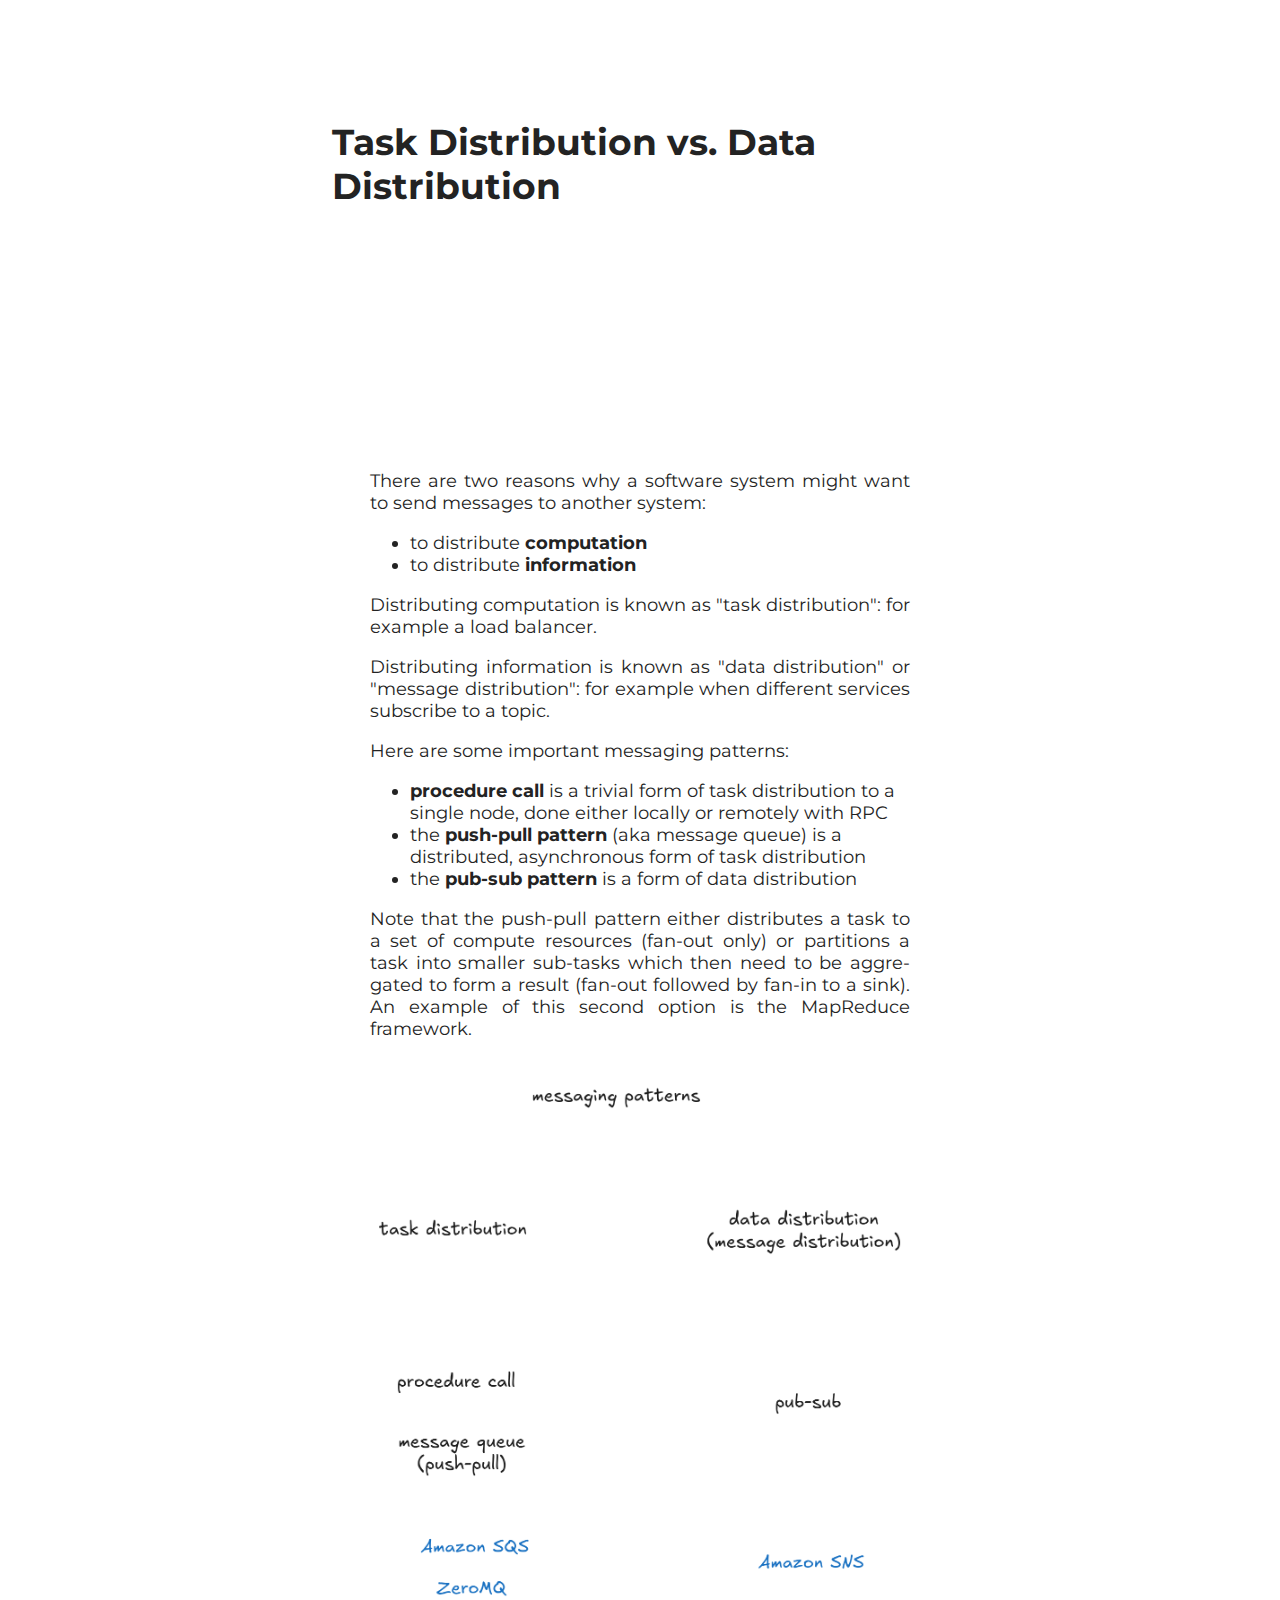
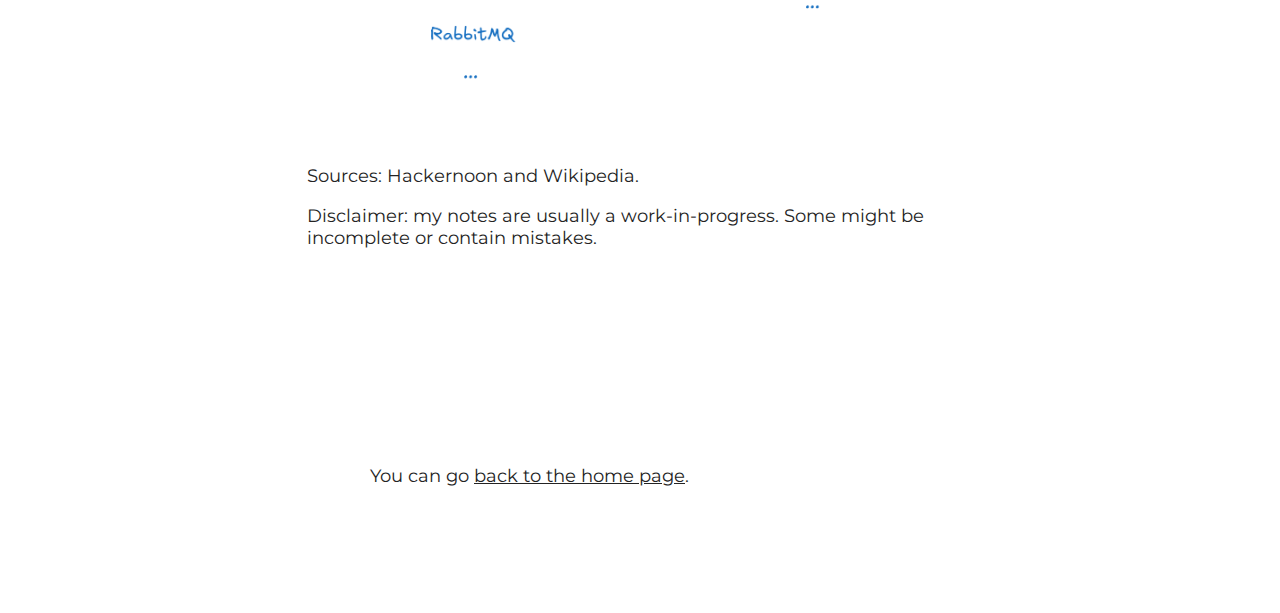
<file: messaging-patterns/index.html>
<!DOCTYPE html>
<html lang="en">

<head>
  <meta charset="UTF-8">
  <meta name="viewport" content="width=device-width,initial-scale=1">
  <title>Task Distribution vs. Data Distribution</title>
  <meta name="author" content="Giorgio Giuffrè">
  <meta name="description"
    content="Software systems send messages to other systems to distribute computation (&quot;task distribution&quot;) or to distribute information (&quot;data distribution&quot; or &quot;message distribution&quot;). This is an overview of different task distribution and data distribution patterns.">
  <meta name="keywords" content="task,data,distribution,software,architecture,messaging,patterns,push-pull,pub-sub">
  <link rel="preconnect" href="https://fonts.googleapis.com">
  <link rel="preconnect" href="https://fonts.gstatic.com" crossorigin>
  <link href="https://fonts.googleapis.com/css2?family=Montserrat:ital,wght@0,100..900;1,100..900&display=swap"
    rel="stylesheet">
  <link rel="stylesheet" href="../main.css" type="text/css">
  <link rel="stylesheet" href="../article.css" type="text/css">
  <script type="application/ld+json">
    {
      "@context": "https://schema.org",
      "@type": "Article",
      "inLanguage": "en",
      "headline": "Task Distribution vs. Data Distribution",
      "abstract": "Software systems send messages to other systems to distribute computation ("task distribution") or to distribute information ("data distribution" or "message distribution"). This is an overview of different task distribution and data distribution patterns.",
      "datePublished": "2024-07-12T17:30:00+01:00",
      "author": {
          "@type": "Person",
          "name": "Giorgio Giuffrè",
          "url": "https://ggiuffre.github.io/"
        }
    }
    </script>
</head>

<body>
  <header>
    <h1>Task Distribution vs. Data Distribution</h1>
  </header>

  <main>
    <article>
      <p>There are two reasons why a software system might want to send messages to another system:</p>
      <ul>
        <li>to distribute <strong>computation</strong></li>
        <li>to distribute <strong>information</strong></li>
      </ul>
      <p>Distributing computation is known as &quot;task distribution&quot;: for example a load balancer.</p>
      <p>Distributing information is known as &quot;data distribution&quot; or &quot;message distribution&quot;: for
        example when different services subscribe to a topic.</p>
      <p>Here are some important messaging patterns:</p>
      <ul>
        <li><strong>procedure call</strong> is a trivial form of task distribution to a single node, done either locally
          or remotely with RPC</li>
        <li>the <strong>push-pull pattern</strong> (aka message queue) is a distributed, asynchronous form of task
          distribution</li>
        <li>the <strong>pub-sub pattern</strong> is a form of data distribution</li>
      </ul>
      <p>Note that the push-pull pattern either distributes a task to a set of compute resources (fan-out only) or
        partitions a task into smaller sub-tasks which then need to be aggregated to form a result (fan-out followed by
        fan-in to a sink). An example of this second option is the MapReduce framework.</p>
      <picture>
        <source srcset="assets/messaging_pattern_dark.png" media="(prefers-color-scheme: dark)">
        <img src="assets/messaging_pattern_light.png" alt="illustration of messaging patterns">
      </picture>
    </article>
    <p>Sources: <a
        href="https://medium.com/hackernoon/applying-the-pub-sub-and-push-pull-messaging-patterns-with-aws-lambda-73d5ee346faa">Hackernoon</a>
      and <a href="https://en.wikipedia.org/wiki/Messaging_pattern">Wikipedia</a>.</p>
    <p>Disclaimer: my notes are usually a work-in-progress. Some might be incomplete or contain mistakes.</p>
  </main>

  <footer>
    <article id="home">
      <p>You can go <a href="..">back to the home page</a>.</p>
    </article>
  </footer>
</body>

</html>
</file>
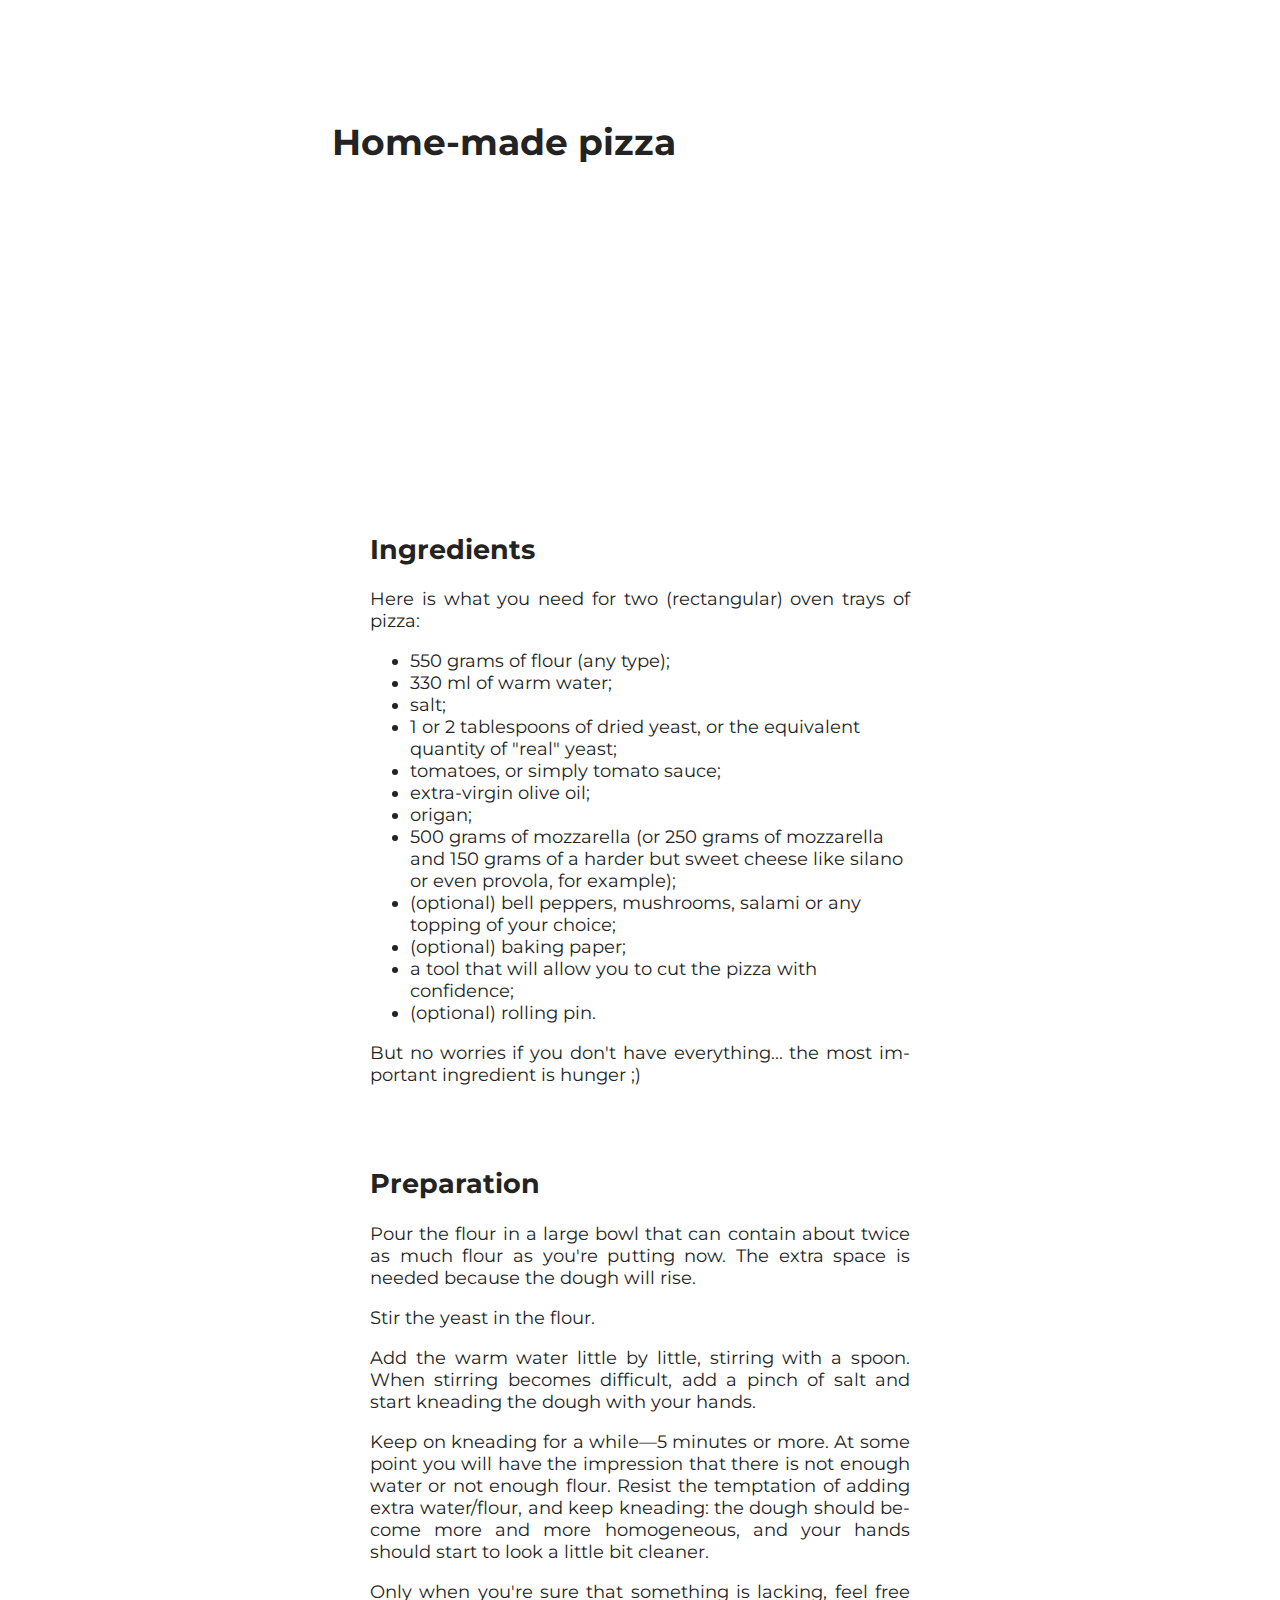
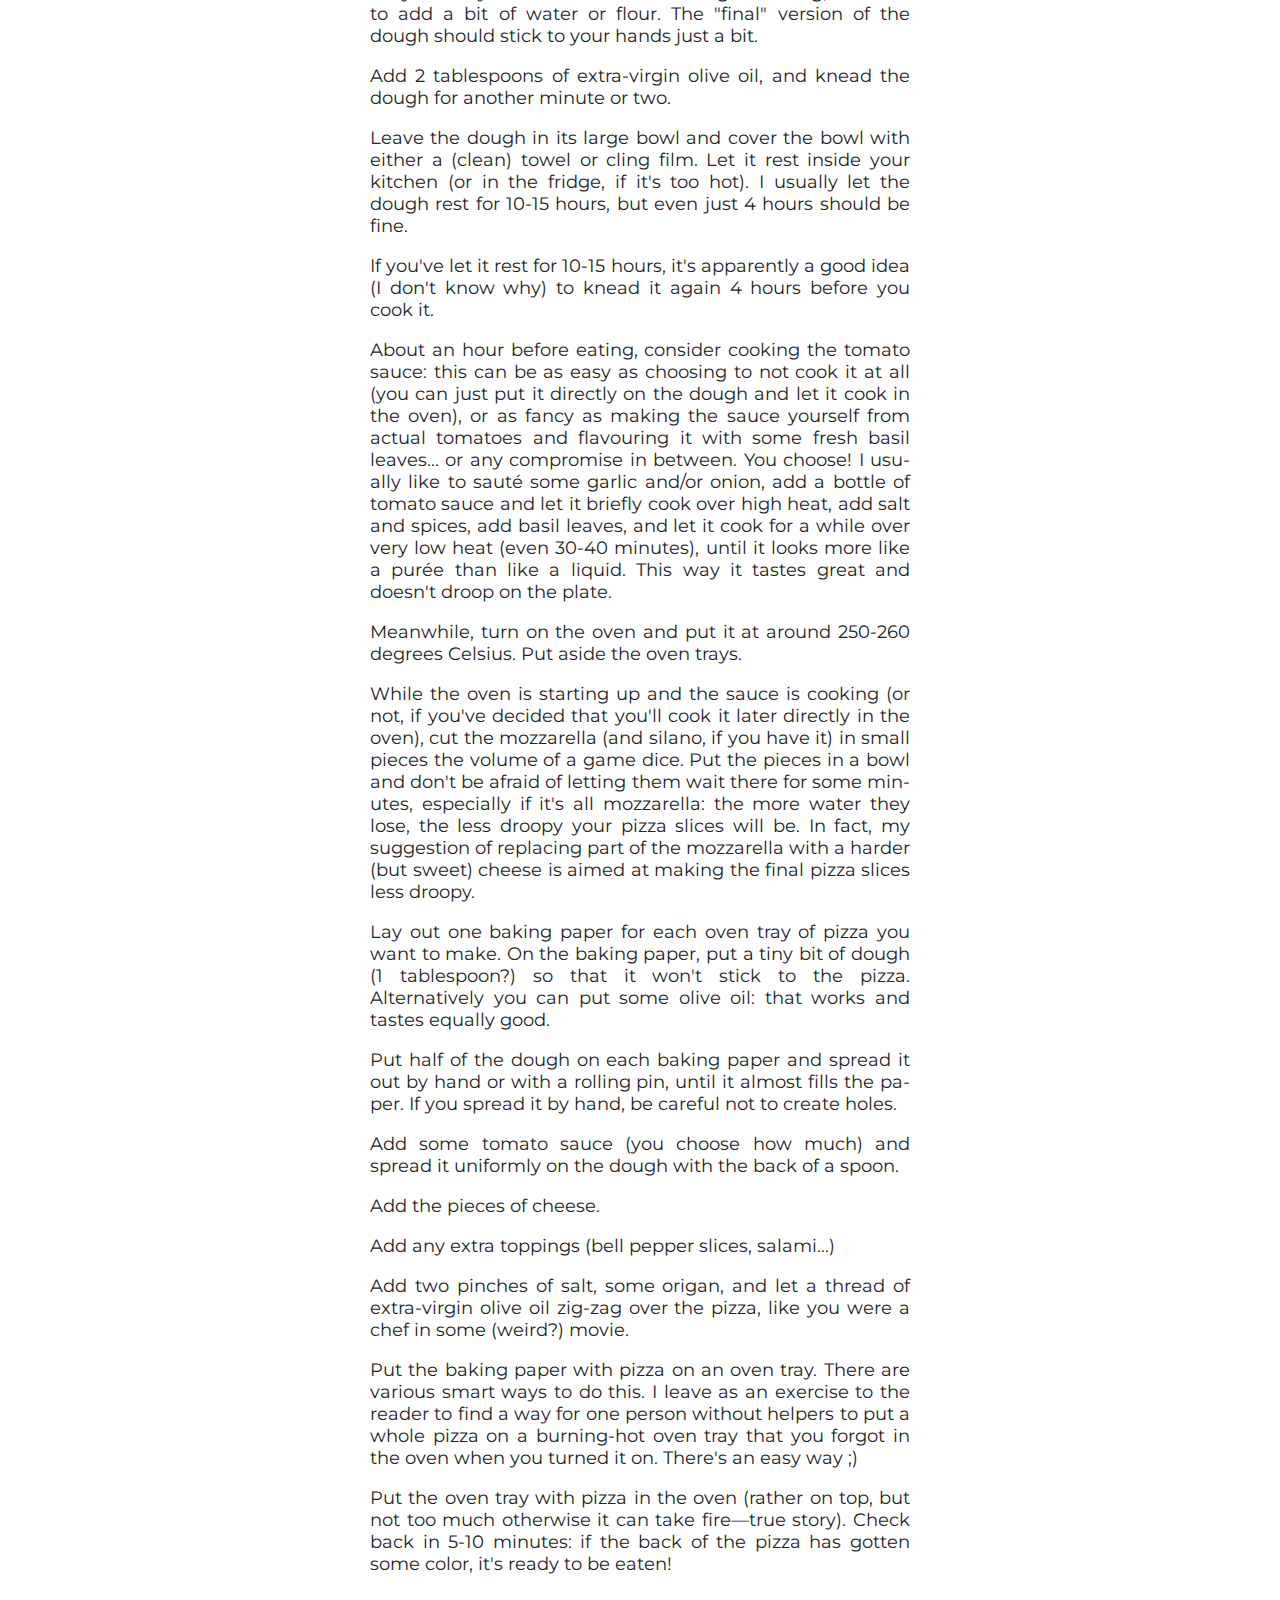
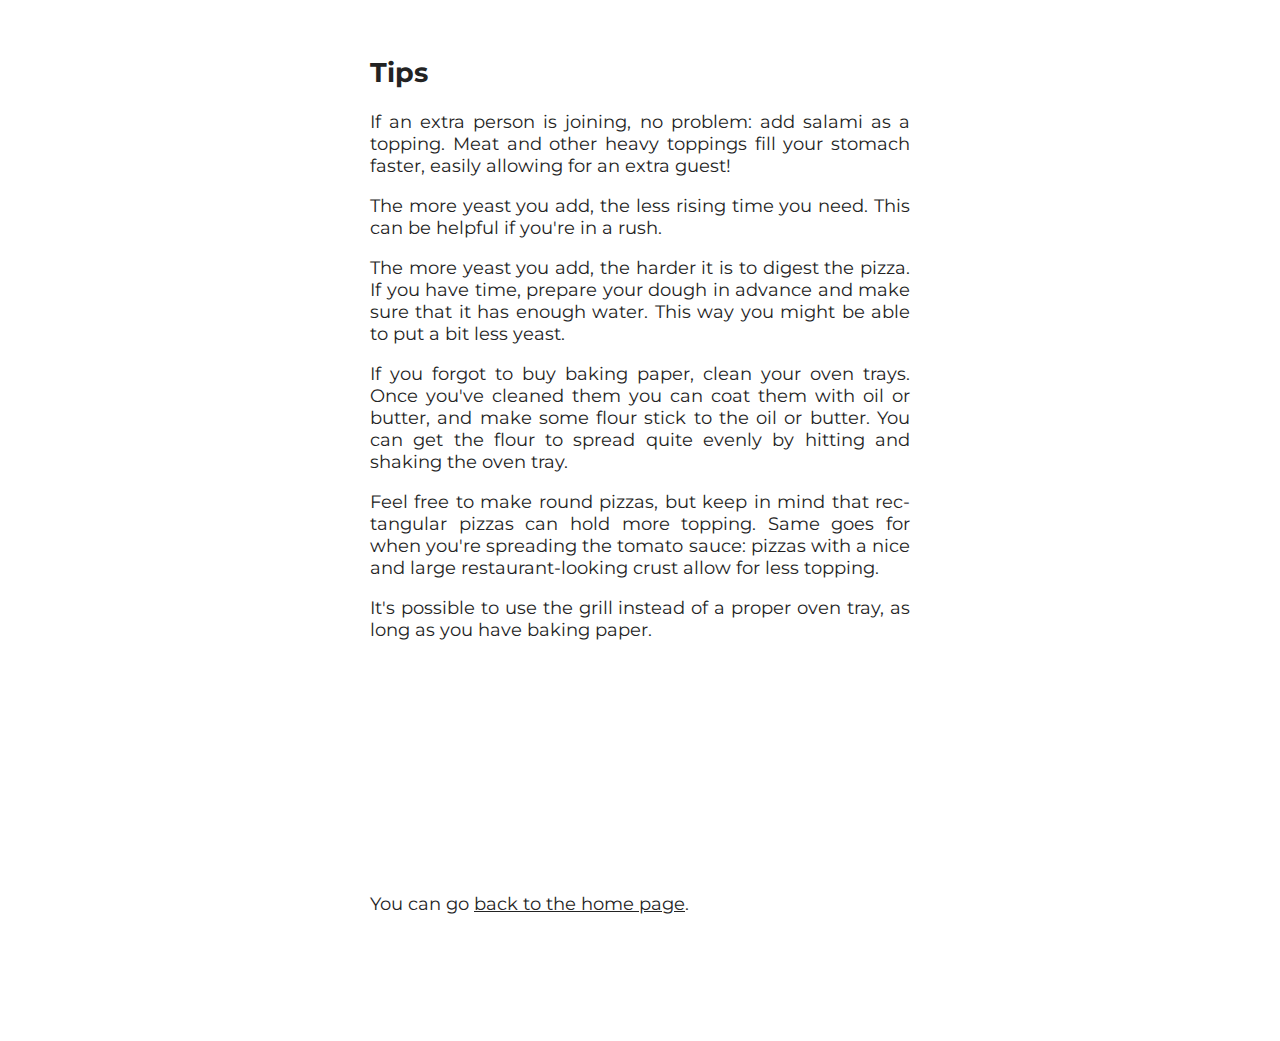
<file: pizza/index.html>
<!DOCTYPE html>
<html lang="en">

<head>
  <meta charset="UTF-8" />
  <meta name="viewport" content="width=device-width,initial-scale=1" />
  <title>Home-made pizza</title>
  <meta name="author" content="Giorgio Giuffrè" />
  <meta name="description" content="A recipe for home-made pizza: dough, sauce, and cooking." />
  <meta name="keywords" content="pizza,dough,sauce,recipe,home,made" />
  <link rel="preconnect" href="https://fonts.googleapis.com">
  <link rel="preconnect" href="https://fonts.gstatic.com" crossorigin>
  <link href="https://fonts.googleapis.com/css2?family=Montserrat:ital,wght@0,100..900;1,100..900&display=swap"
    rel="stylesheet">
  <link rel="stylesheet" href="../main.css" type="text/css" />
  <link rel="stylesheet" href="../article.css" type="text/css" />
  <script type="application/ld+json">
    {
      "@context": "https://schema.org/",
      "@type": "Recipe",
      "inLanguage": "en",
      "name": "Simple home-made pizza",
      "author": {
        "@type": "Person",
        "name": "Giorgio Giuffrè",
        "url": "https://ggiuffre.github.io/"
      },
      "datePublished": "2021-02-05T18:40:00+01:00",
      "description": "A recipe for home-made pizza: dough, sauce, and cooking.",
      "prepTime": "PT90M",
      "recipeCuisine": "Italian",
      "recipeYield": "2 oven trays"
    }
    </script>
</head>

<body>
  <header>
    <h1>Home-made pizza</h1>
  </header>

  <main>
    <article>
      <h2>Ingredients</h2>
      <p>Here is what you need for two (rectangular) oven trays of pizza:</p>
      <ul>
        <li>550 grams of flour (any type);</li>
        <li>330 ml of warm water;</li>
        <li>salt;</li>
        <li>1 or 2 tablespoons of dried yeast, or the equivalent quantity of "real" yeast;</li>
        <li>tomatoes, or simply tomato sauce;</li>
        <li>extra-virgin olive oil;</li>
        <li>origan;</li>
        <li>500 grams of mozzarella (or 250 grams of mozzarella and 150 grams of a harder but sweet cheese like silano
          or even provola, for example);</li>
        <li>(optional) bell peppers, mushrooms, salami or any topping of your choice;</li>
        <li>(optional) baking paper;</li>
        <li>a tool that will allow you to cut the pizza with confidence;</li>
        <li>(optional) rolling pin.</li>
      </ul>
      <p>But no worries if you don't have everything... the most important ingredient is hunger ;)</p>

      <h2>Preparation</h2>
      <p>Pour the flour in a large bowl that can contain about twice as much flour as you're putting now. The extra
        space is needed because the dough will rise.</p>
      <p>Stir the yeast in the flour.</p>
      <p>Add the warm water little by little, stirring with a spoon. When stirring becomes difficult, add a pinch of
        salt and start kneading the dough with your hands.</p>
      <p>Keep on kneading for a while&mdash;5 minutes or more. At some point you will have the impression that there is
        not enough water or not enough flour. Resist the temptation of adding extra water/flour, and keep kneading: the
        dough should become more and more homogeneous, and your hands should start to look a little bit cleaner.</p>
      <p>Only when you're sure that something is lacking, feel free to add a bit of water or flour. The "final" version
        of the dough should stick to your hands just a bit.</p>
      <p>Add 2 tablespoons of extra-virgin olive oil, and knead the dough for another minute or two.</p>
      <p>Leave the dough in its large bowl and cover the bowl with either a (clean) towel or cling film. Let it rest
        inside your kitchen (or in the fridge, if it's too hot). I usually let the dough rest for 10-15 hours, but even
        just 4 hours should be fine.</p>
      <p>If you've let it rest for 10-15 hours, it's apparently a good idea (I don't know why) to knead it again 4 hours
        before you cook it.</p>
      <p>About an hour before eating, consider cooking the tomato sauce: this can be as easy as choosing to not cook it
        at all (you can just put it directly on the dough and let it cook in the oven), or as fancy as making the sauce
        yourself from actual tomatoes and flavouring it with some fresh basil leaves... or any compromise in between.
        You choose! I usually like to sauté some garlic and/or onion, add a bottle of tomato sauce and let it briefly
        cook over high heat, add salt and spices, add basil leaves, and let it cook for a while over very low heat (even
        30-40 minutes), until it looks more like a purée than like a liquid. This way it tastes great and doesn't droop
        on the plate.</p>
      <p>Meanwhile, turn on the oven and put it at around 250-260 degrees Celsius. Put aside the oven trays.</p>
      <p>While the oven is starting up and the sauce is cooking (or not, if you've decided that you'll cook it later
        directly in the oven), cut the mozzarella (and silano, if you have it) in small pieces the volume of a game
        dice. Put the pieces in a bowl and don't be afraid of letting them wait there for some minutes, especially if
        it's all mozzarella: the more water they lose, the less droopy your pizza slices will be. In fact, my suggestion
        of replacing part of the mozzarella with a harder (but sweet) cheese is aimed at making the final pizza slices
        less droopy.</p>
      <p>Lay out one baking paper for each oven tray of pizza you want to make. On the baking paper, put a tiny bit of
        dough (1 tablespoon?) so that it won't stick to the pizza. Alternatively you can put some olive oil: that works
        and tastes equally good.</p>
      <p>Put half of the dough on each baking paper and spread it out by hand or with a rolling pin, until it almost
        fills the paper. If you spread it by hand, be careful not to create holes.</p>
      <p>Add some tomato sauce (you choose how much) and spread it uniformly on the dough with the back of a spoon.</p>
      <p>Add the pieces of cheese.</p>
      <p>Add any extra toppings (bell pepper slices, salami...)</p>
      <p>Add two pinches of salt, some origan, and let a thread of extra-virgin olive oil zig-zag over the pizza, like
        you were a chef in some (weird?) movie.</p>
      <p>Put the baking paper with pizza on an oven tray. There are various smart ways to do this. I leave as an
        exercise to the reader to find a way for one person without helpers to put a whole pizza on a burning-hot oven
        tray that you forgot in the oven when you turned it on. There's an easy way ;)</p>
      <p>Put the oven tray with pizza in the oven (rather on top, but not too much otherwise it can take fire&mdash;true
        story). Check back in 5-10 minutes: if the back of the pizza has gotten some color, it's ready to be eaten!</p>

      <h2>Tips</h2>
      <p>If an extra person is joining, no problem: add salami as a topping. Meat and other heavy toppings fill your
        stomach faster, easily allowing for an extra guest!</p>
      <p>The more yeast you add, the less rising time you need. This can be helpful if you're in a rush.</p>
      <p>The more yeast you add, the harder it is to digest the pizza. If you have time, prepare your dough in advance
        and make sure that it has enough water. This way you might be able to put a bit less yeast.</p>
      <p>If you forgot to buy baking paper, clean your oven trays. Once you've cleaned them you can coat them with oil
        or butter, and make some flour stick to the oil or butter. You can get the flour to spread quite evenly by
        hitting and shaking the oven tray.</p>
      <p>Feel free to make round pizzas, but keep in mind that rectangular pizzas can hold more topping. Same goes for
        when you're spreading the tomato sauce: pizzas with a nice and large restaurant-looking crust allow for less
        topping.</p>
      <p>It's possible to use the grill instead of a proper oven tray, as long as you have baking paper.</p>
    </article>
  </main>

  <footer>
    <article id="home">
      <p>You can go <a href="..">back to the home page</a>.</p>
    </article>
  </footer>
</body>

</html>
</file>
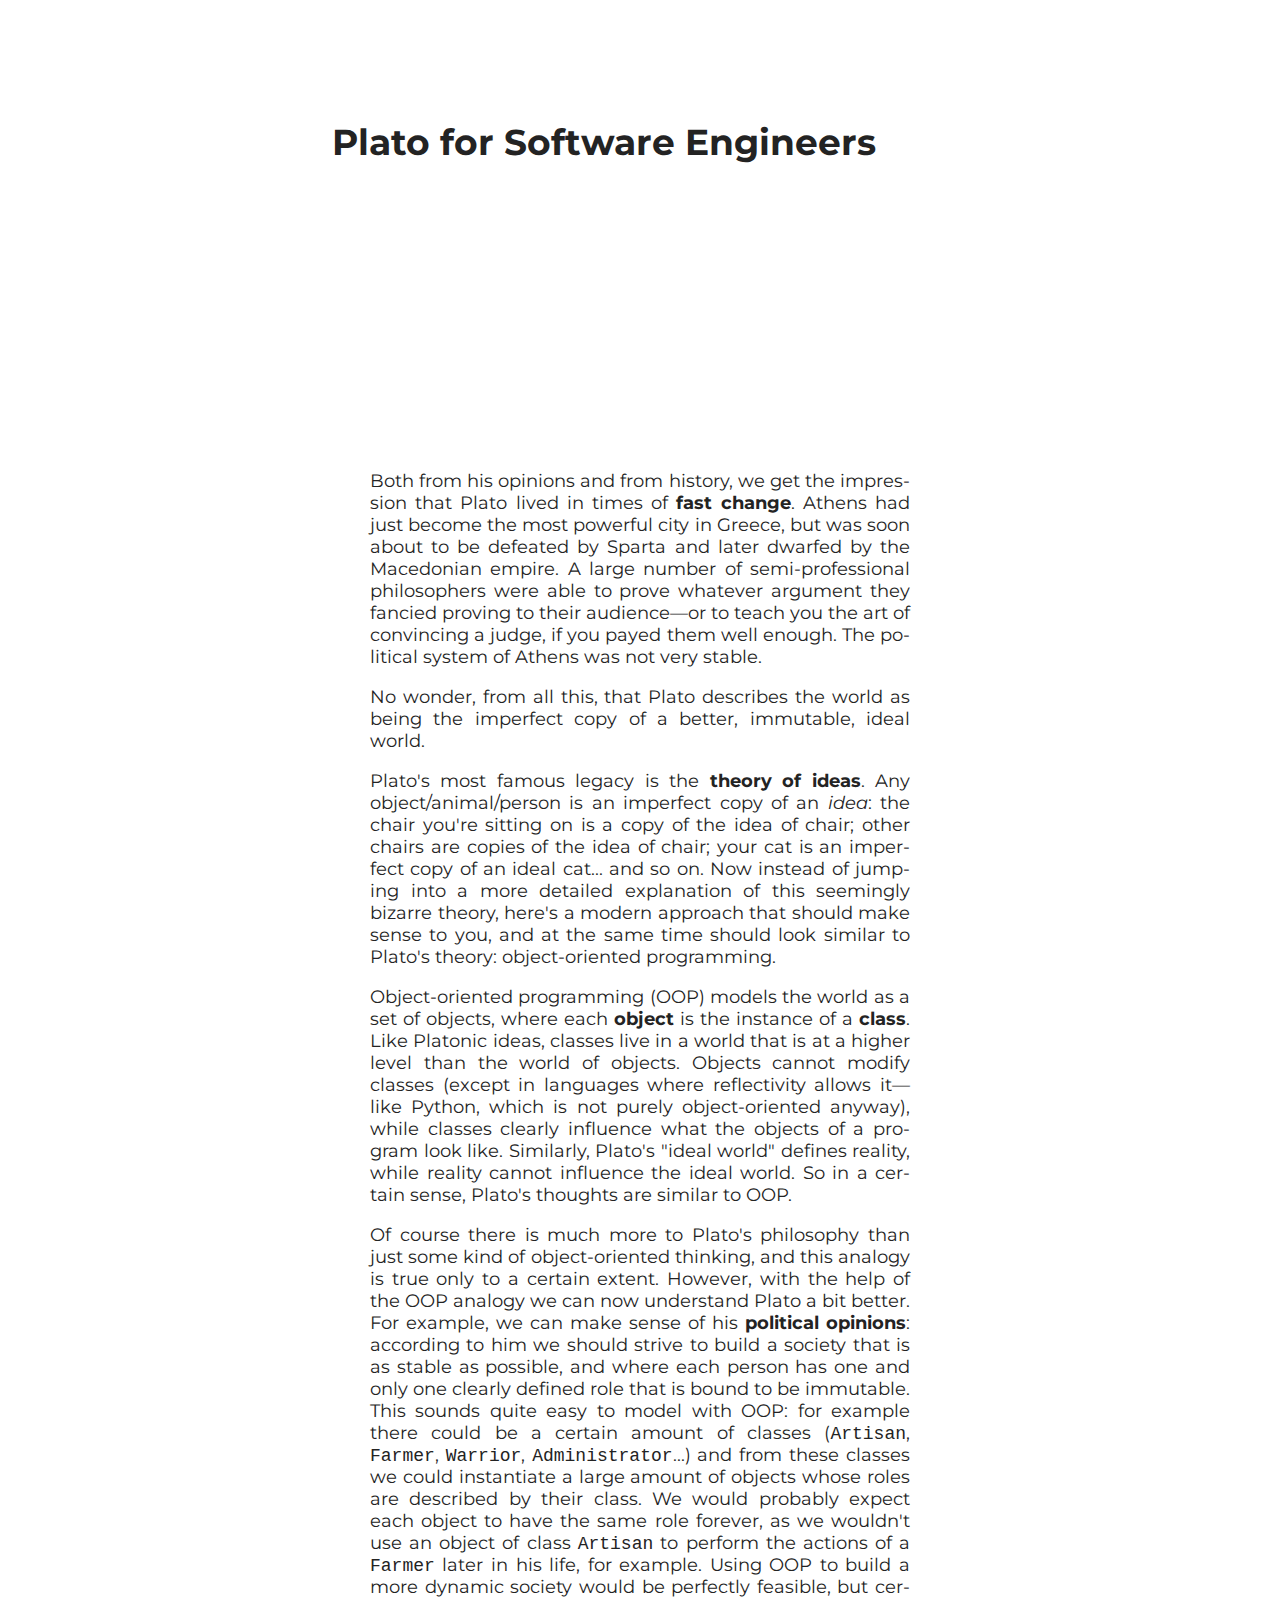
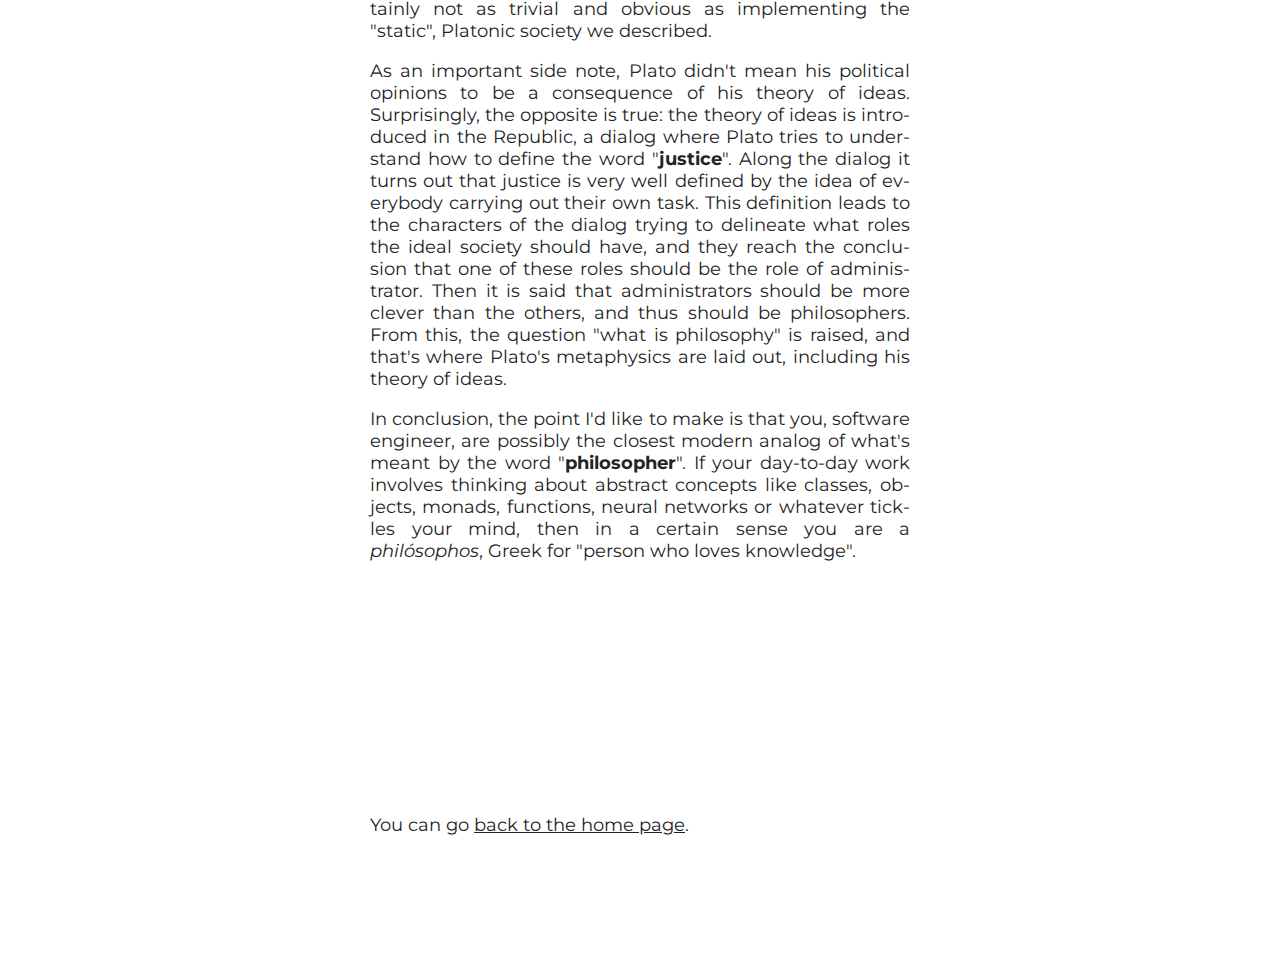
<file: plato-oop/index.html>
<!DOCTYPE html>
<html lang="en">

<head>
  <meta charset="UTF-8">
  <meta name="viewport" content="width=device-width,initial-scale=1">
  <title>Plato for Software Engineers</title>
  <meta name="author" content="Giorgio Giuffrè">
  <meta name="description"
    content="Some aspects of Plato's philosophy can be understood through similarities with object-oriented programming (OOP).">
  <meta name="keywords" content="Plato,OOP,object,oriented,Platonic">
  <link rel="preconnect" href="https://fonts.googleapis.com">
  <link rel="preconnect" href="https://fonts.gstatic.com" crossorigin>
  <link href="https://fonts.googleapis.com/css2?family=Montserrat:ital,wght@0,100..900;1,100..900&display=swap"
    rel="stylesheet">
  <link rel="stylesheet" href="../main.css" type="text/css">
  <link rel="stylesheet" href="../article.css" type="text/css">
  <script type="application/ld+json">
    {
      "@context": "https://schema.org",
      "@type": "Article",
      "inLanguage": "en",
      "headline": "Plato for Software Engineers",
      "abstract": "Some aspects of Plato's philosophy can be understood through similarities with object-oriented programming (OOP).",
      "datePublished": "2020-11-27T12:36:00+01:00",
      "author": {
          "@type": "Person",
          "name": "Giorgio Giuffrè",
          "url": "https://ggiuffre.github.io/"
        }
    }
    </script>
</head>

<body>
  <header>
    <h1>Plato for Software Engineers</h1>
  </header>

  <main>
    <article>
      <p>Both from his opinions and from history, we get the impression that Plato lived in times of <strong>fast
          change</strong>. Athens had just become the most powerful city in Greece, but was soon about to be defeated by
        Sparta and later dwarfed by the Macedonian empire. A large number of semi-professional philosophers were able to
        prove whatever argument they fancied proving to their audience&mdash;or to teach you the art of convincing a
        judge, if you payed them well enough. The political system of Athens was not very stable.</p>
      <p>No wonder, from all this, that Plato describes the world as being the imperfect copy of a better, immutable,
        ideal world.</p>
      <p>Plato's most famous legacy is the <strong>theory of ideas</strong>. Any object/animal/person is an imperfect
        copy of an <em>idea</em>: the chair you're sitting on is a copy of the idea of chair; other chairs are copies of
        the idea of chair; your cat is an imperfect copy of an ideal cat... and so on. Now instead of jumping into a
        more detailed explanation of this seemingly bizarre theory, here's a modern approach that should make sense to
        you, and at the same time should look similar to Plato's theory: object-oriented programming.</p>
      <p>Object-oriented programming (OOP) models the world as a set of objects, where each <strong>object</strong> is
        the instance of a <strong>class</strong>. Like Platonic ideas, classes live in a world that is at a higher level
        than the world of objects. Objects cannot modify classes (except in languages where reflectivity allows
        it&mdash;like Python, which is not purely object-oriented anyway), while classes clearly influence what the
        objects of a program look like. Similarly, Plato's "ideal world" defines reality, while reality cannot influence
        the ideal world. So in a certain sense, Plato's thoughts are similar to OOP.</p>
      <p>Of course there is much more to Plato's philosophy than just some kind of object-oriented thinking, and this
        analogy is true only to a certain extent. However, with the help of the OOP analogy we can now understand Plato
        a bit better. For example, we can make sense of his <strong>political opinions</strong>: according to him we
        should strive to build a society that is as stable as possible, and where each person has one and only one
        clearly defined role that is bound to be immutable. This sounds quite easy to model with OOP: for example there
        could be a certain amount of classes (<code>Artisan</code>, <code>Farmer</code>, <code>Warrior</code>,
        <code>Administrator</code>...) and from these classes we could instantiate a large amount of objects whose roles
        are described by their class. We would probably expect each object to have the same role forever, as we wouldn't
        use an object of class <code>Artisan</code> to perform the actions of a <code>Farmer</code> later in his life,
        for example. Using OOP to build a more dynamic society would be perfectly feasible, but certainly not as trivial
        and obvious as implementing the "static", Platonic society we described.
      </p>
      <p>As an important side note, Plato didn't mean his political opinions to be a consequence of his theory of ideas.
        Surprisingly, the opposite is true: the theory of ideas is introduced in the Republic, a dialog where Plato
        tries to understand how to define the word "<strong>justice</strong>". Along the dialog it turns out that
        justice is very well defined by the idea of everybody carrying out their own task. This definition leads to the
        characters of the dialog trying to delineate what roles the ideal society should have, and they reach the
        conclusion that one of these roles should be the role of administrator. Then it is said that administrators
        should be more clever than the others, and thus should be philosophers. From this, the question "what is
        philosophy" is raised, and that's where Plato's metaphysics are laid out, including his theory of ideas.</p>
      <p>In conclusion, the point I'd like to make is that you, software engineer, are possibly the closest modern
        analog of what's meant by the word "<strong>philosopher</strong>". If your day-to-day work involves thinking
        about abstract concepts like classes, objects, monads, functions, neural networks or whatever tickles your mind,
        then in a certain sense you are a <em>philósophos</em>, Greek for "person who loves knowledge".</p>
    </article>
  </main>

  <footer>
    <article id="home">
      <p>You can go <a href="..">back to the home page</a>.</p>
    </article>
  </footer>
</body>

</html>
</file>
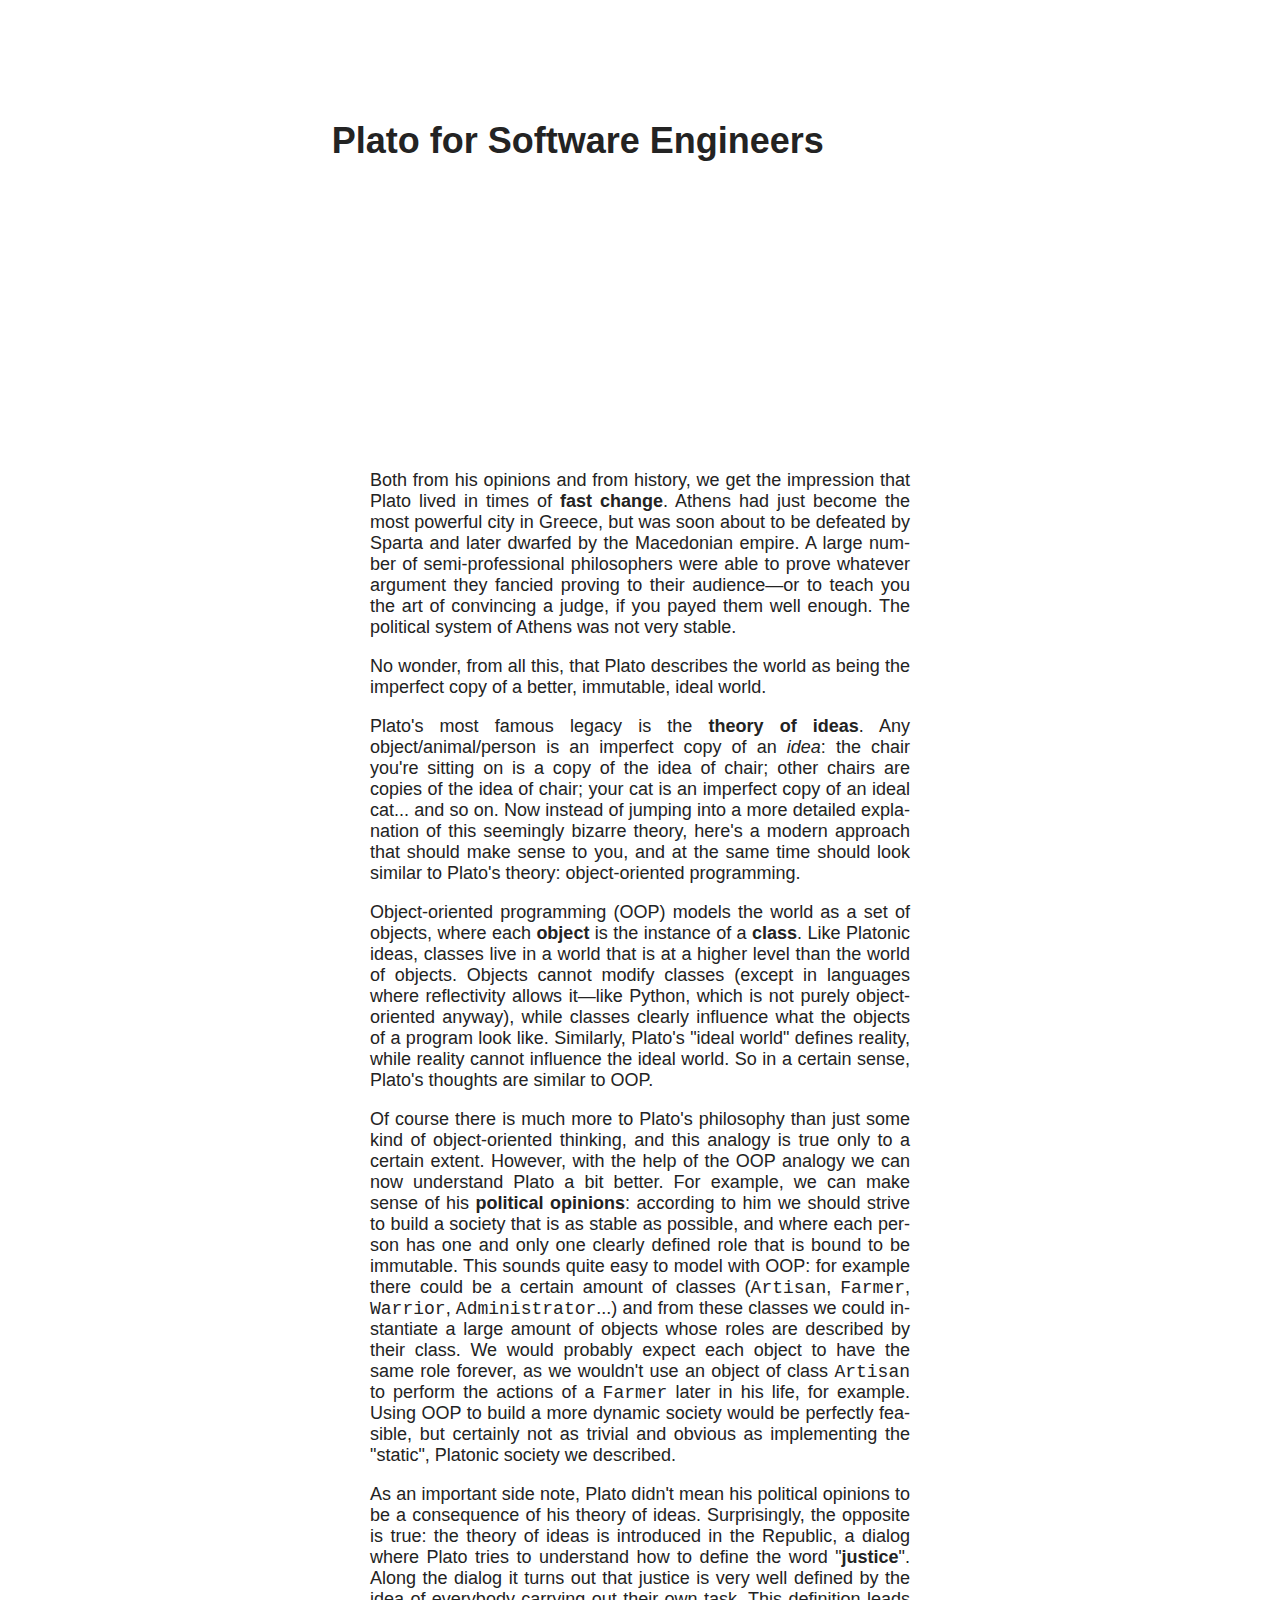
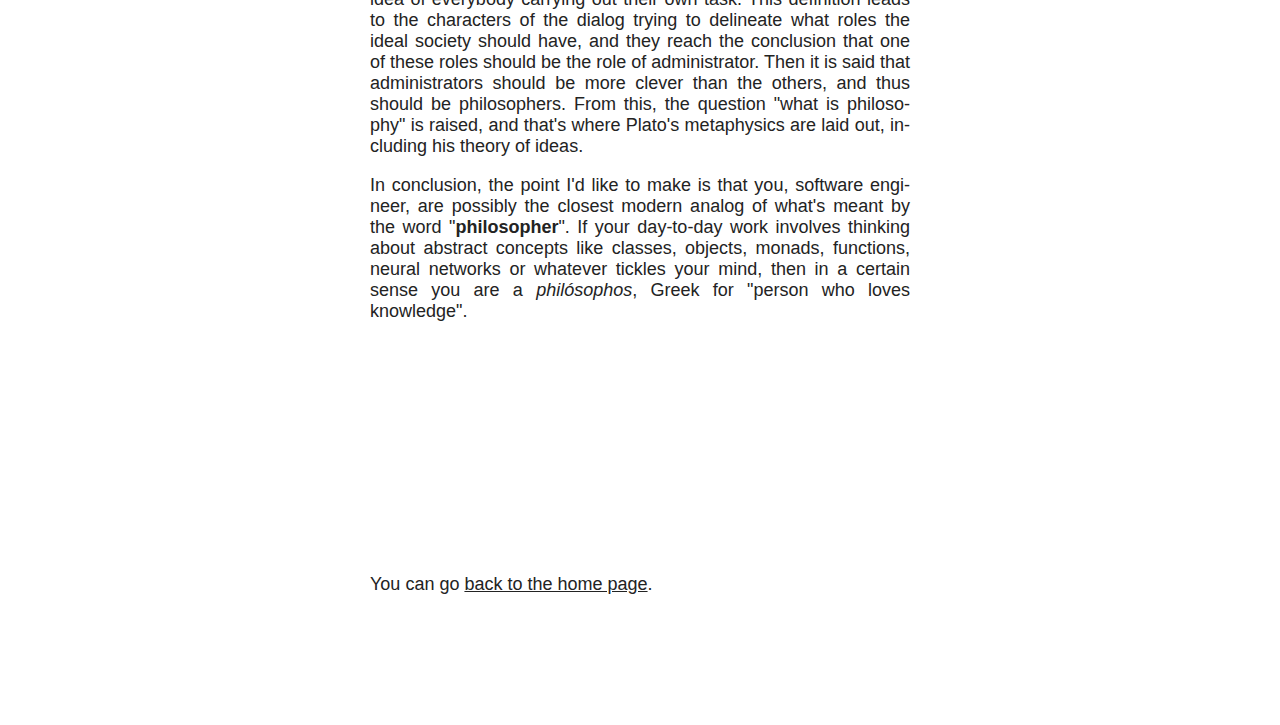
<file: plato_oop/index.html>
<!DOCTYPE html>
<html lang="en">

<head>
  <meta charset="UTF-8">
  <meta name="viewport" content="width=device-width,initial-scale=1">
  <title>Plato for Software Engineers</title>
  <meta name="author" content="Giorgio Giuffrè">
  <meta name="description"
    content="Some aspects of Plato's philosophy can be understood through similarities with object-oriented programming (OOP).">
  <meta name="keywords" content="Plato,OOP,object,oriented,Platonic">
  <link rel="preconnect" href="https://fonts.gstatic.com">
  <link href="https://fonts.googleapis.com/css2?family=Open+Sans:wght@300;400&display=swap" rel="stylesheet">
  <link rel="stylesheet" href="../main.css" type="text/css">
  <link rel="stylesheet" href="../article.css" type="text/css">
  <script type="application/ld+json">
    {
      "@context": "https://schema.org",
      "@type": "Plato for Software Engineers",
      "inLanguage": "en",
      "headline": "State",
      "abstract": "Some aspects of Plato's philosophy can be understood through similarities with object-oriented programming (OOP).",
      "datePublished": "2020-11-27T12:36:00+01:00",
      "author": {
          "@type": "Person",
          "name": "Giorgio Giuffrè",
          "url": "https://ggiuffre.github.io/"
        }
    }
    </script>
</head>

<body>
  <header>
    <h1>Plato for Software Engineers</h1>
  </header>

  <main>
    <article>
      <p>Both from his opinions and from history, we get the impression that Plato lived in times of <strong>fast
          change</strong>. Athens had just become the most powerful city in Greece, but was soon about to be defeated by
        Sparta and later dwarfed by the Macedonian empire. A large number of semi-professional philosophers were able to
        prove whatever argument they fancied proving to their audience&mdash;or to teach you the art of convincing a
        judge, if you payed them well enough. The political system of Athens was not very stable.</p>
      <p>No wonder, from all this, that Plato describes the world as being the imperfect copy of a better, immutable,
        ideal world.</p>
      <p>Plato's most famous legacy is the <strong>theory of ideas</strong>. Any object/animal/person is an imperfect
        copy of an <em>idea</em>: the chair you're sitting on is a copy of the idea of chair; other chairs are copies of
        the idea of chair; your cat is an imperfect copy of an ideal cat... and so on. Now instead of jumping into a
        more detailed explanation of this seemingly bizarre theory, here's a modern approach that should make sense to
        you, and at the same time should look similar to Plato's theory: object-oriented programming.</p>
      <p>Object-oriented programming (OOP) models the world as a set of objects, where each <strong>object</strong> is
        the instance of a <strong>class</strong>. Like Platonic ideas, classes live in a world that is at a higher level
        than the world of objects. Objects cannot modify classes (except in languages where reflectivity allows
        it&mdash;like Python, which is not purely object-oriented anyway), while classes clearly influence what the
        objects of a program look like. Similarly, Plato's "ideal world" defines reality, while reality cannot influence
        the ideal world. So in a certain sense, Plato's thoughts are similar to OOP.</p>
      <p>Of course there is much more to Plato's philosophy than just some kind of object-oriented thinking, and this
        analogy is true only to a certain extent. However, with the help of the OOP analogy we can now understand Plato
        a bit better. For example, we can make sense of his <strong>political opinions</strong>: according to him we
        should strive to build a society that is as stable as possible, and where each person has one and only one
        clearly defined role that is bound to be immutable. This sounds quite easy to model with OOP: for example there
        could be a certain amount of classes (<code>Artisan</code>, <code>Farmer</code>, <code>Warrior</code>,
        <code>Administrator</code>...) and from these classes we could instantiate a large amount of objects whose roles
        are described by their class. We would probably expect each object to have the same role forever, as we wouldn't
        use an object of class <code>Artisan</code> to perform the actions of a <code>Farmer</code> later in his life,
        for example. Using OOP to build a more dynamic society would be perfectly feasible, but certainly not as trivial
        and obvious as implementing the "static", Platonic society we described.
      </p>
      <p>As an important side note, Plato didn't mean his political opinions to be a consequence of his theory of ideas.
        Surprisingly, the opposite is true: the theory of ideas is introduced in the Republic, a dialog where Plato
        tries to understand how to define the word "<strong>justice</strong>". Along the dialog it turns out that
        justice is very well defined by the idea of everybody carrying out their own task. This definition leads to the
        characters of the dialog trying to delineate what roles the ideal society should have, and they reach the
        conclusion that one of these roles should be the role of administrator. Then it is said that administrators
        should be more clever than the others, and thus should be philosophers. From this, the question "what is
        philosophy" is raised, and that's where Plato's metaphysics are laid out, including his theory of ideas.</p>
      <p>In conclusion, the point I'd like to make is that you, software engineer, are possibly the closest modern
        analog of what's meant by the word "<strong>philosopher</strong>". If your day-to-day work involves thinking
        about abstract concepts like classes, objects, monads, functions, neural networks or whatever tickles your mind,
        then in a certain sense you are a <em>philósophos</em>, Greek for "person who loves knowledge".</p>
    </article>
  </main>

  <footer>
    <article id="home">
      <p>You can go <a href="..">back to the home page</a>.</p>
    </article>
  </footer>
</body>

</html>
</file>
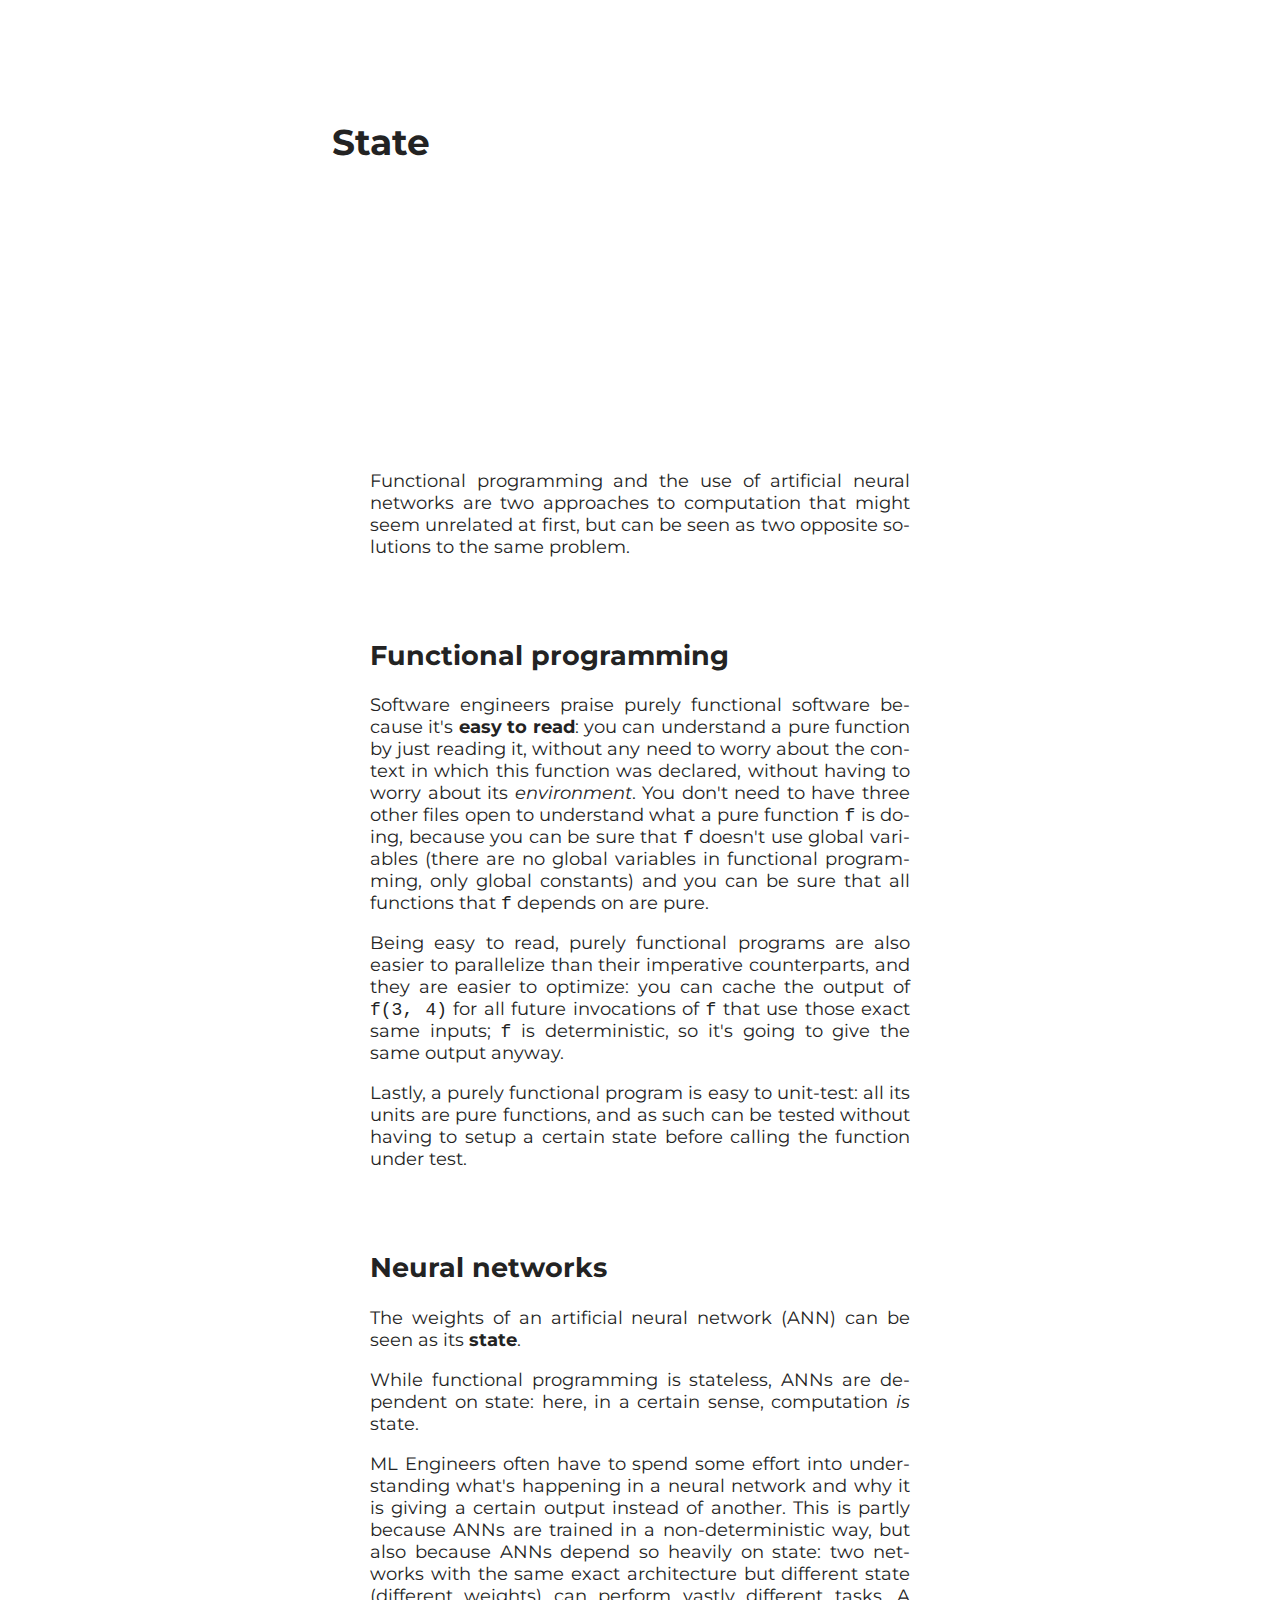
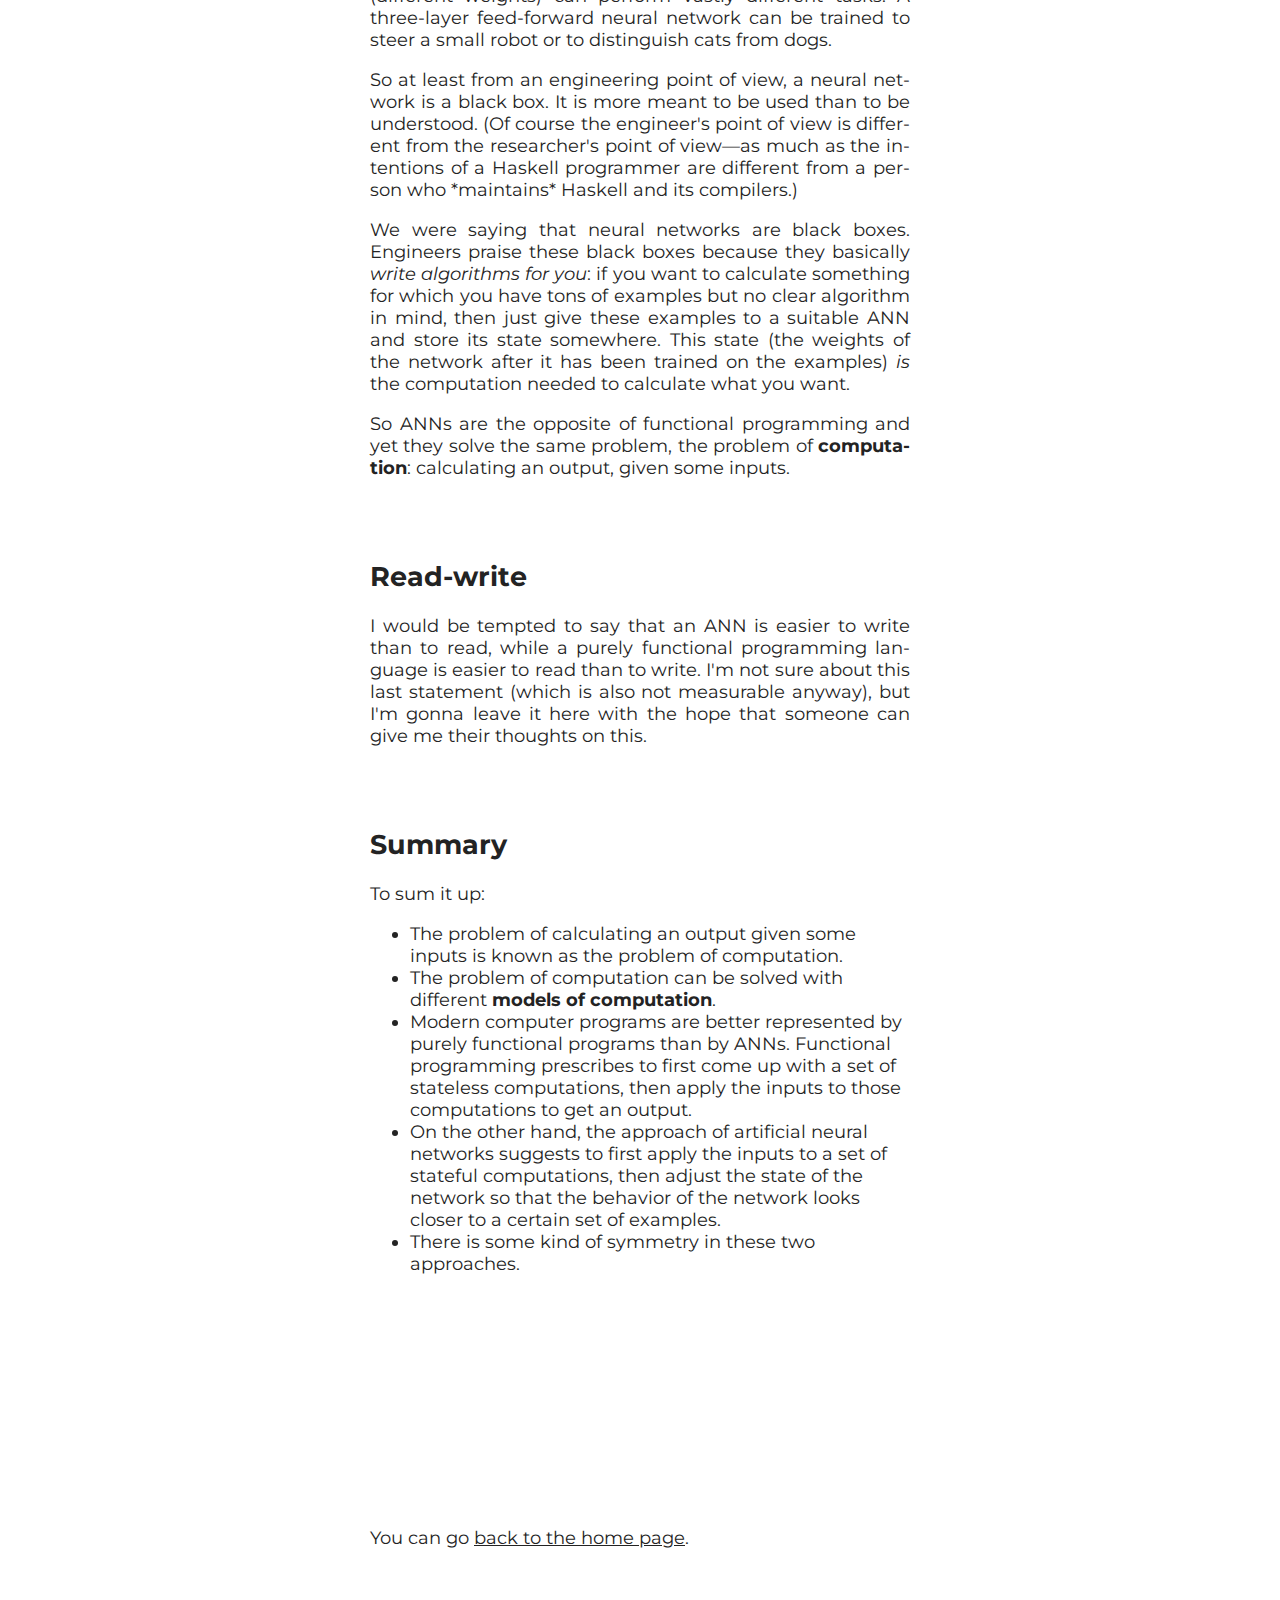
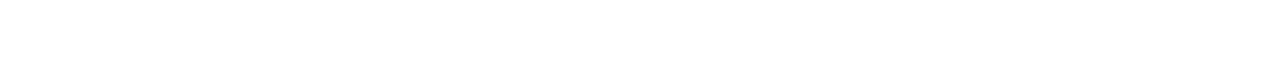
<file: state/index.html>
<!DOCTYPE html>
<html lang="en">

<head>
  <meta charset="UTF-8">
  <meta name="viewport" content="width=device-width,initial-scale=1">
  <title>State</title>
  <meta name="author" content="Giorgio Giuffrè">
  <meta name="description"
    content="Purely functional programs and artificial neural networks solve the same problem in two very different ways.">
  <meta name="keywords" content="state,stateful,stateless,neural,networks,functional,programming">
  <link rel="preconnect" href="https://fonts.googleapis.com">
  <link rel="preconnect" href="https://fonts.gstatic.com" crossorigin>
  <link href="https://fonts.googleapis.com/css2?family=Montserrat:ital,wght@0,100..900;1,100..900&display=swap"
    rel="stylesheet">
  <link rel="stylesheet" href="../main.css" type="text/css">
  <link rel="stylesheet" href="../article.css" type="text/css">
  <script type="application/ld+json">
    {
      "@context": "https://schema.org",
      "@type": "Article",
      "inLanguage": "en",
      "headline": "State",
      "abstract": "Purely functional programs and artificial neural networks solve the same problem in two very different ways.",
      "datePublished": "2020-11-27T12:36:00+01:00",
      "author": {
          "@type": "Person",
          "name": "Giorgio Giuffrè",
          "url": "https://ggiuffre.github.io/"
        }
    }
    </script>
</head>

<body>
  <header>
    <h1>State</h1>
  </header>

  <main>
    <article>
      <p>Functional programming and the use of artificial neural networks are two approaches to computation that
        might seem unrelated at first, but can be seen as two opposite solutions to the same problem.</p>

      <h2>Functional programming</h2>
      <p>Software engineers praise purely functional software because it's <strong>easy to read</strong>: you can
        understand a pure function by just reading it, without any need to worry about the context in which this
        function was declared, without having to worry about its <em>environment</em>. You don't need to have
        three other files open to understand what a pure function <code>f</code> is doing, because you can be
        sure that <code>f</code> doesn't use global variables (there are no global variables in functional programming,
        only global constants) and you can be sure that all functions that <code>f</code> depends on are pure.</p>
      <p>Being easy to read, purely functional programs are also easier to parallelize than their imperative
        counterparts, and they are easier to optimize: you can cache the output of <code>f(3, 4)</code> for all
        future invocations of <code>f</code> that use those exact same inputs; <code>f</code> is
        deterministic, so it's going to give the same output anyway.</p>

      <p>Lastly, a purely functional program is easy to unit-test: all its units are pure functions, and as such
        can be tested without having to setup a certain state before calling the function under test.</p>

      <h2>Neural networks</h2>
      <p>The weights of an artificial neural network (ANN) can be seen as its <strong>state</strong>.</p>
      <p>While functional programming is stateless, ANNs are dependent on state: here, in a certain sense,
        computation <em>is</em> state.</p>
      <p>ML Engineers often have to spend some effort into understanding what's happening in a neural network and
        why it is giving a certain output instead of another. This is partly because ANNs are
        trained in a non-deterministic way, but also because ANNs depend so heavily on state:
        two networks with the same exact architecture but different state (different weights) can perform
        vastly different tasks. A three-layer feed-forward neural network can be trained to steer a small
        robot or to distinguish cats from dogs.</p>
      <p>So at least from an engineering point of view, a neural network is a black box. It is more meant to be
        used than to be understood. (Of course the engineer's point of view is different from the researcher's
        point of view&mdash;as much as the intentions of a Haskell programmer are different from a person who
        *maintains* Haskell and its compilers.)</p>
      <p>We were saying that neural networks are black boxes. Engineers praise these black boxes because they
        basically <em>write algorithms for you</em>: if you want to calculate something for which you have
        tons of examples but no clear algorithm in mind, then just give these examples to a suitable ANN and
        store its state somewhere. This state (the weights of the network after it has been trained on the
        examples) <em>is</em> the computation needed to calculate what you want.</p>
      <p>So ANNs are the opposite of functional programming and yet they solve the same problem, the problem of
        <strong>computation</strong>: calculating an output, given some inputs.
      </p>

      <h2>Read-write</h2>
      <p>I would be tempted to say that an ANN is easier to write than to read, while a purely functional
        programming language is easier to read than to write. I'm not sure about this last statement (which is
        also not measurable anyway), but I'm gonna leave it here with the hope that someone can give me their
        thoughts on this.</p>

      <h2>Summary</h2>
      <p>To sum it up:</p>
      <ul>
        <li>The problem of calculating an output given some inputs is known as the problem of computation.</li>
        <li>The problem of computation can be solved with different <strong>models of computation</strong>.</li>
        <li>Modern computer programs are better represented by purely functional programs than by ANNs. Functional
          programming prescribes to first come up with a set of stateless computations, then apply the inputs to
          those computations to get an output.</li>
        <li>On the other hand, the approach of artificial neural networks suggests to first apply the inputs to a set
          of stateful computations, then adjust the state of the network so that the behavior of the network looks
          closer to a certain set of examples.</li>
        <li>There is some kind of symmetry in these two approaches.</li>
      </ul>
    </article>
  </main>

  <footer>
    <article id="home">
      <p>You can go <a href="..">back to the home page</a>.</p>
    </article>
  </footer>
</body>

</html>
</file>
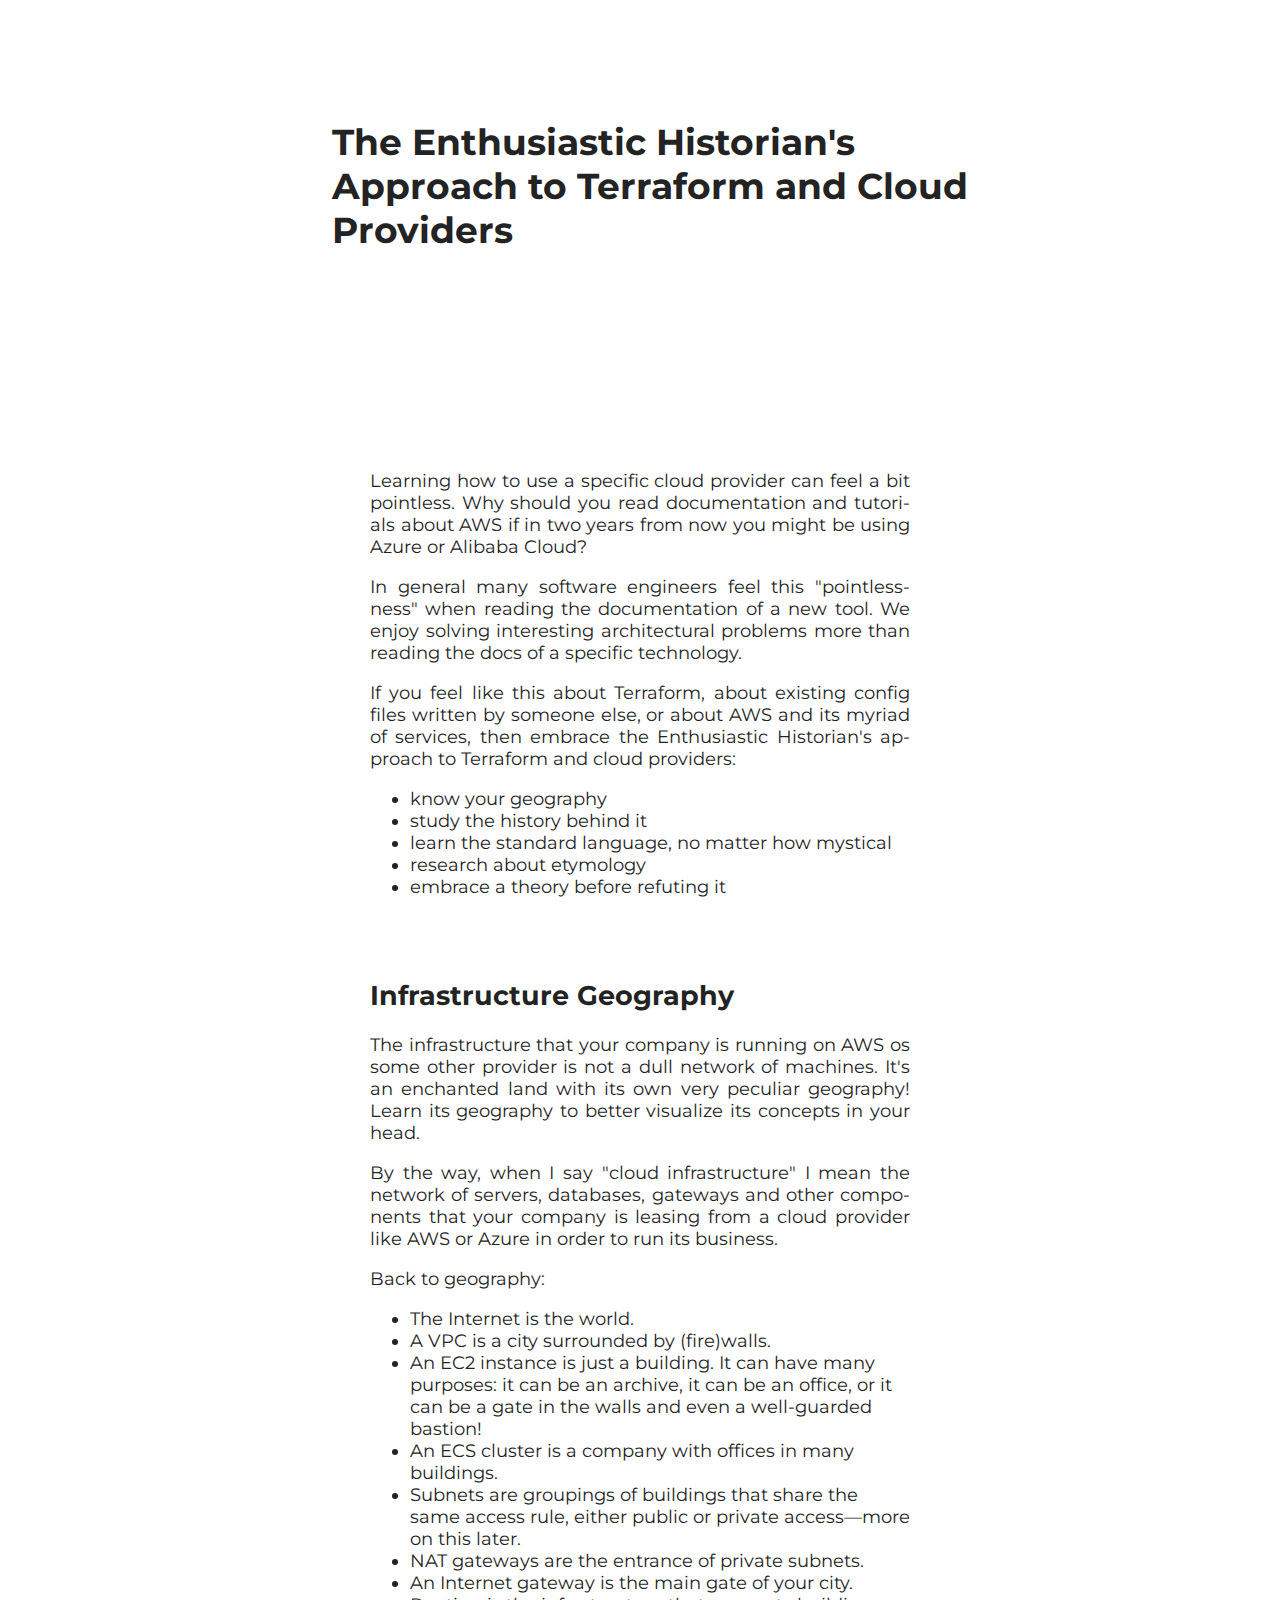
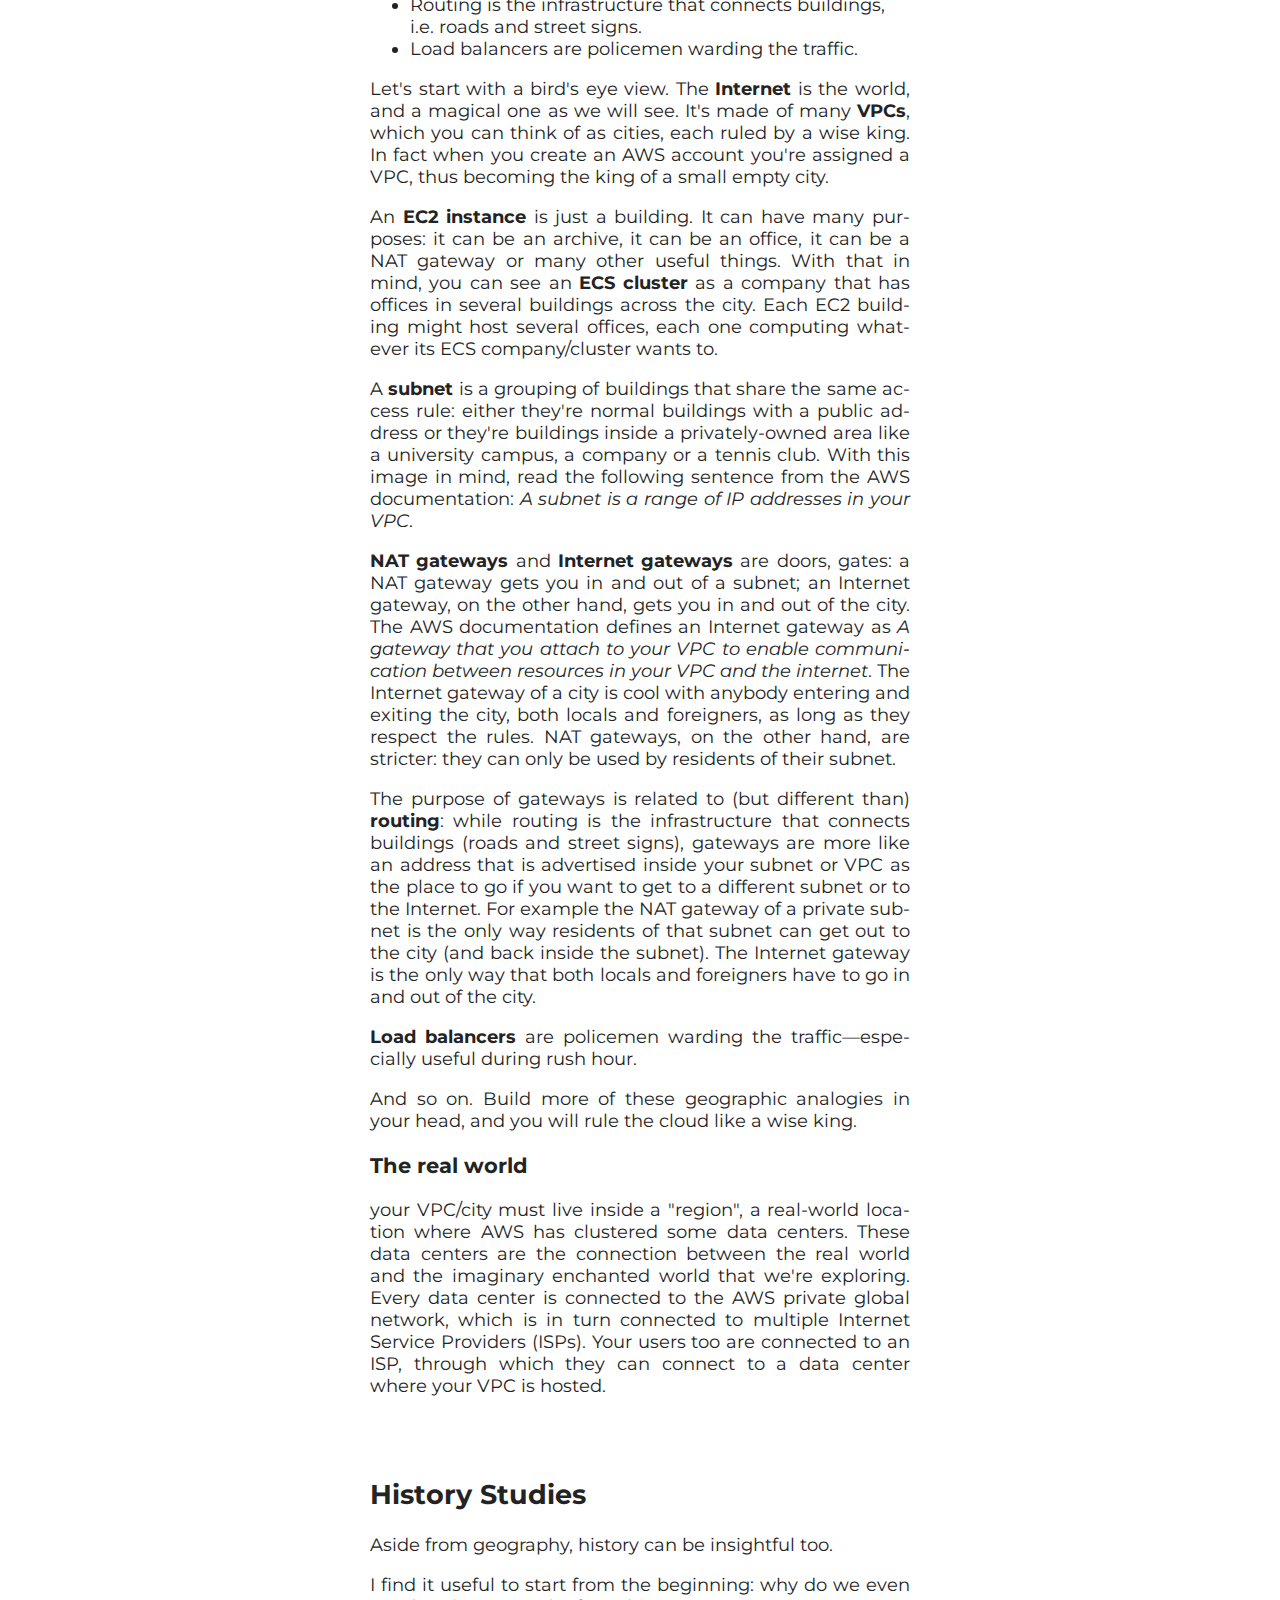
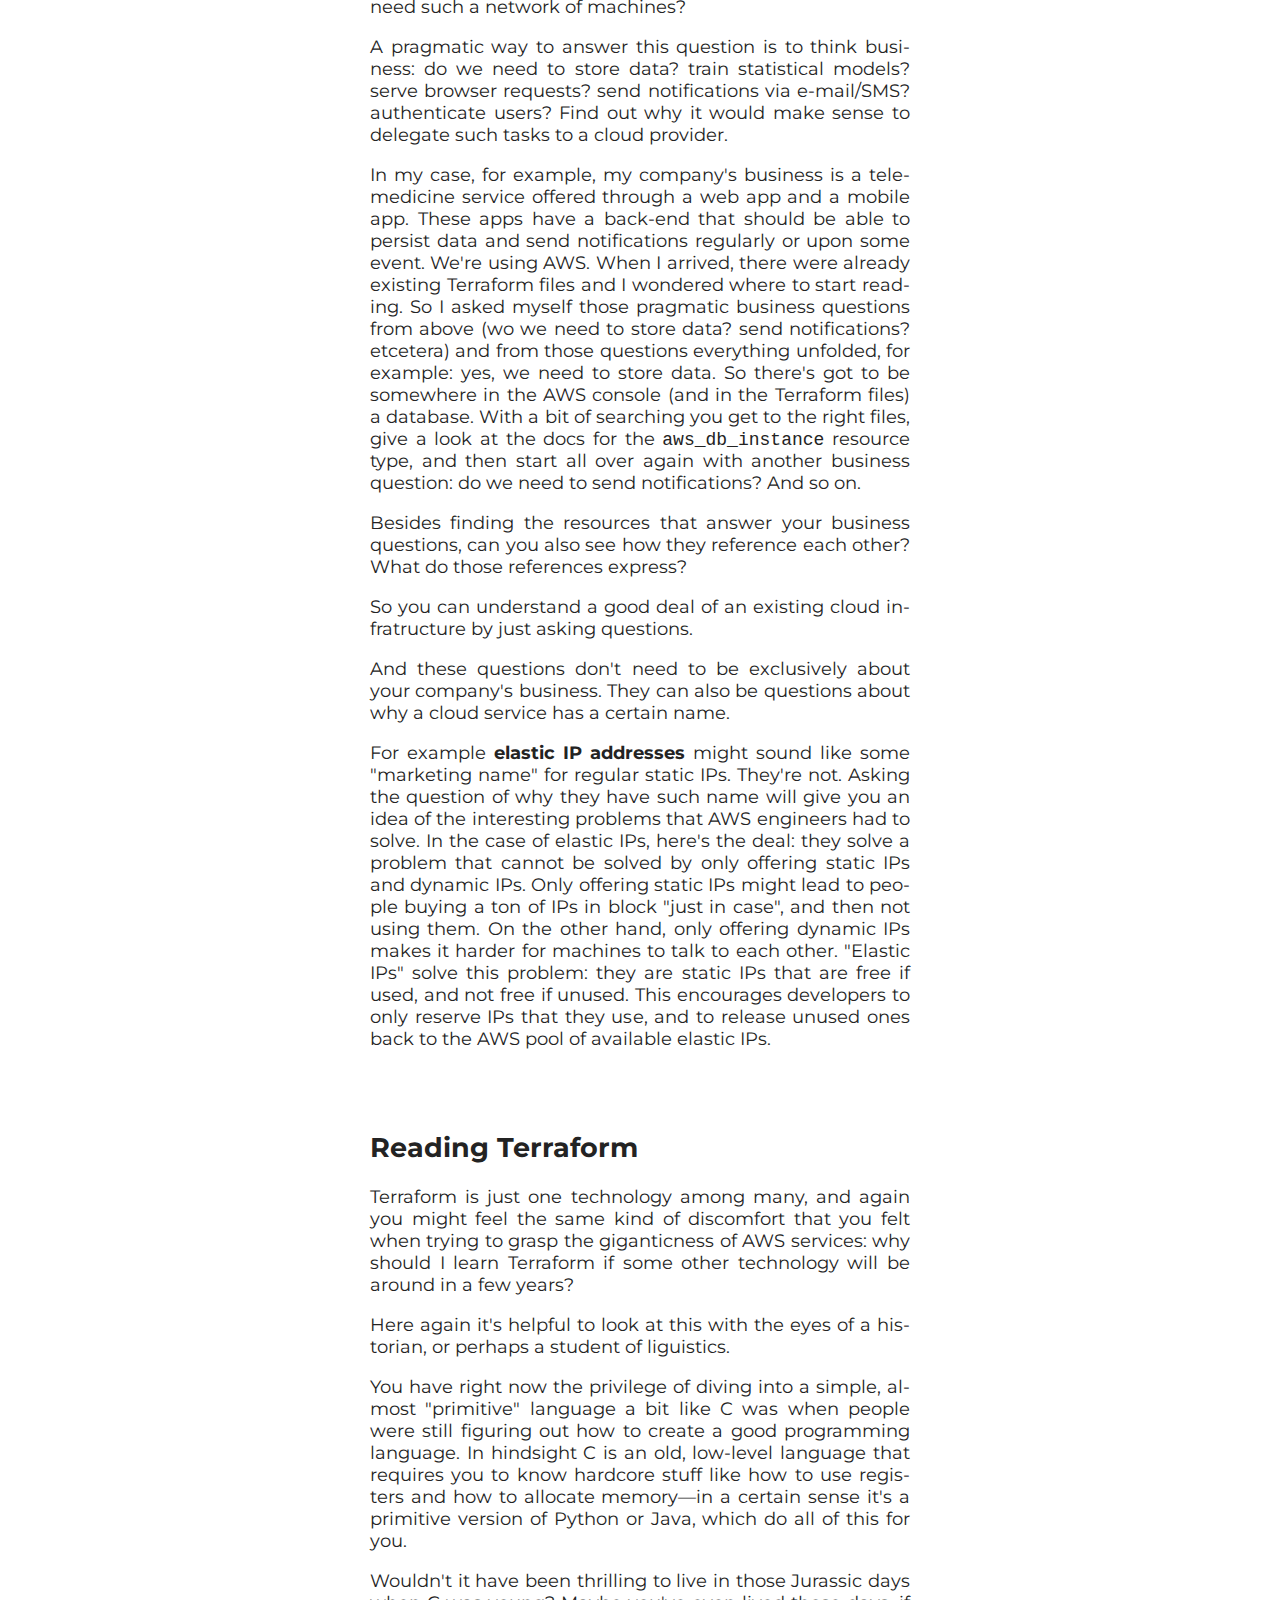
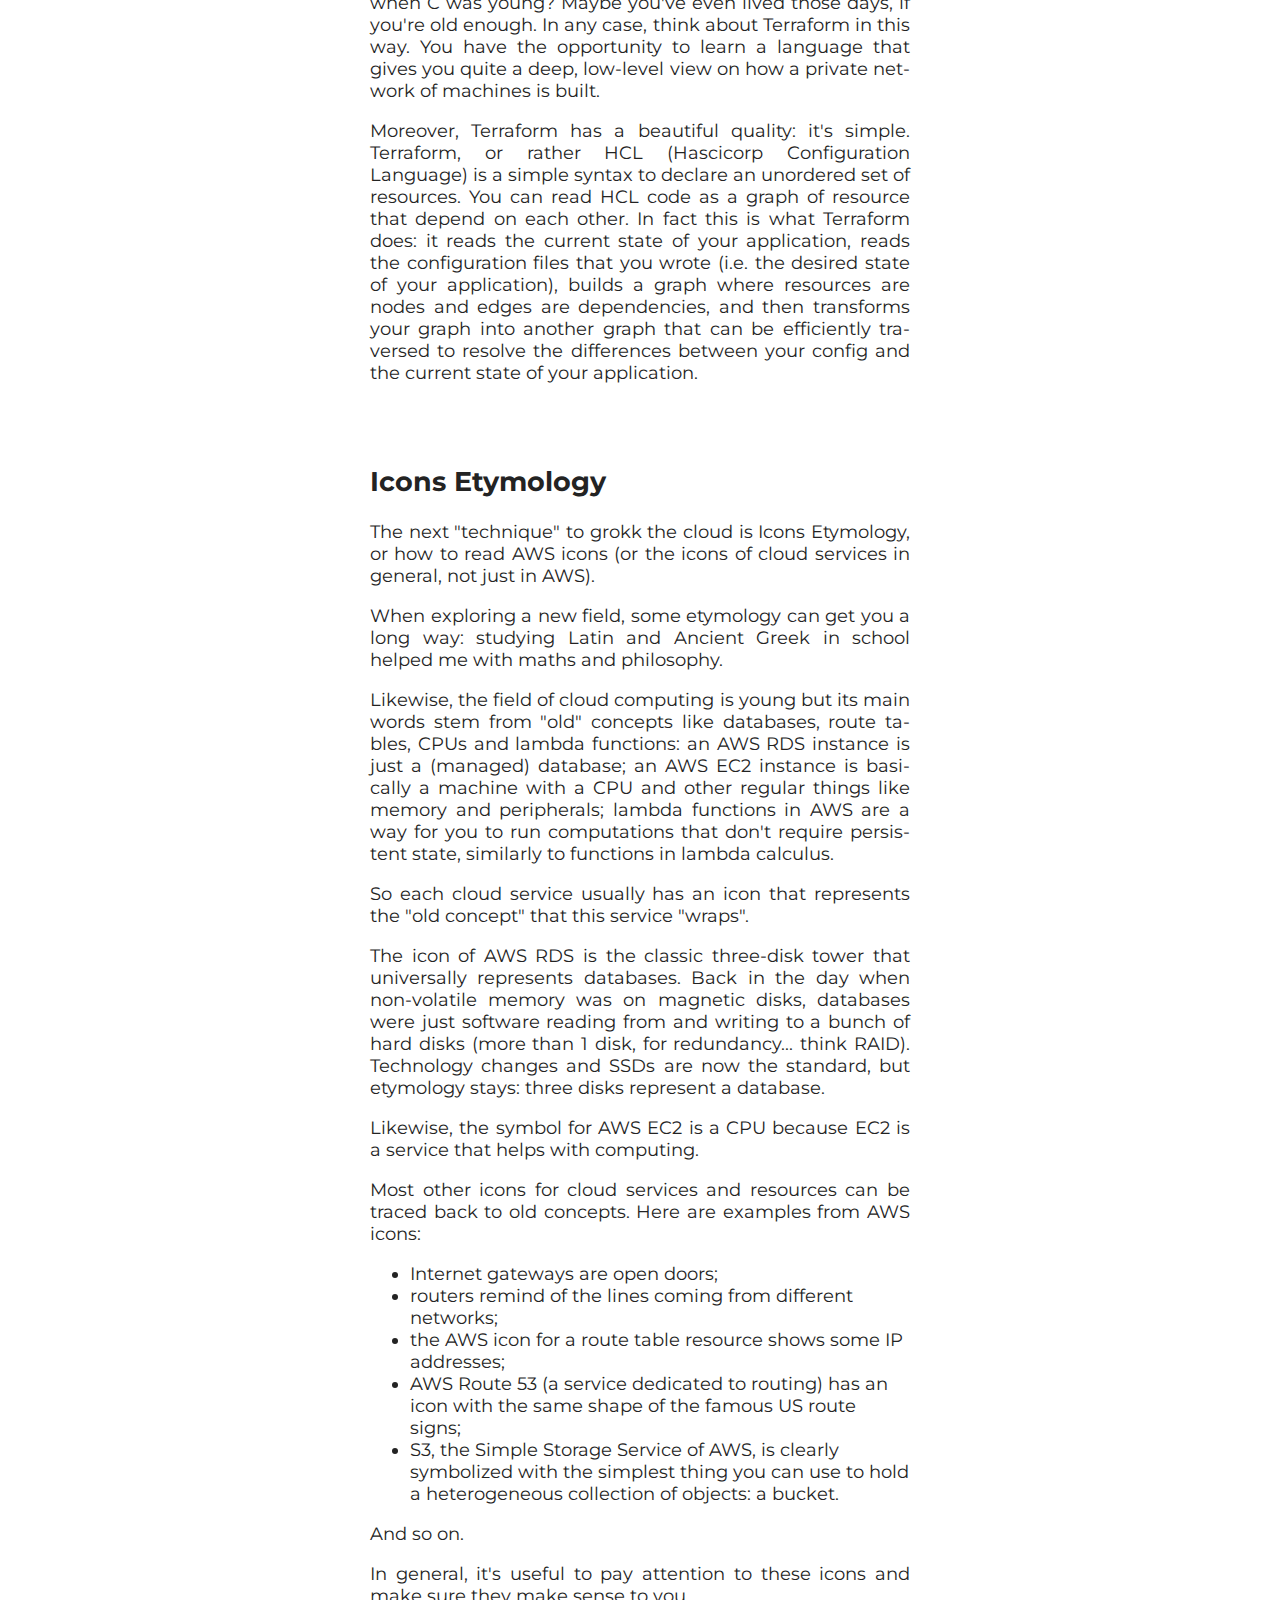
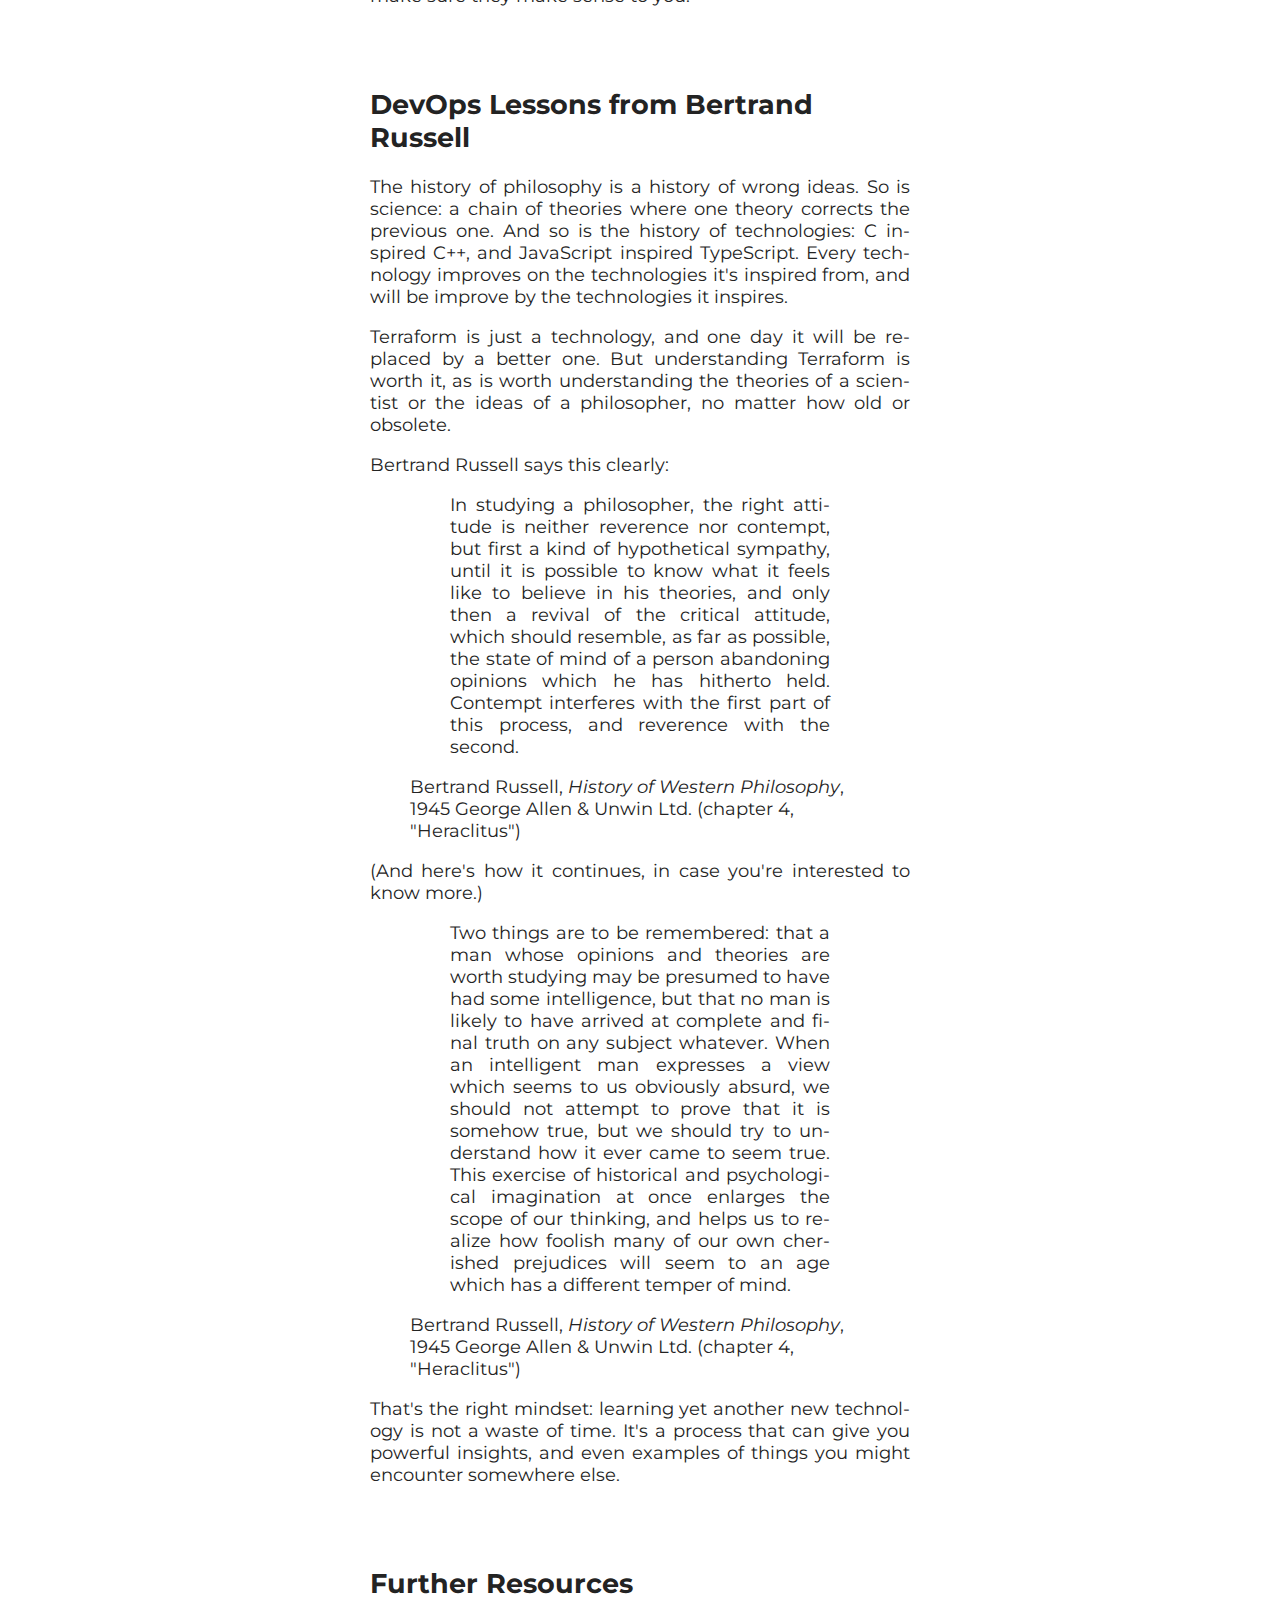
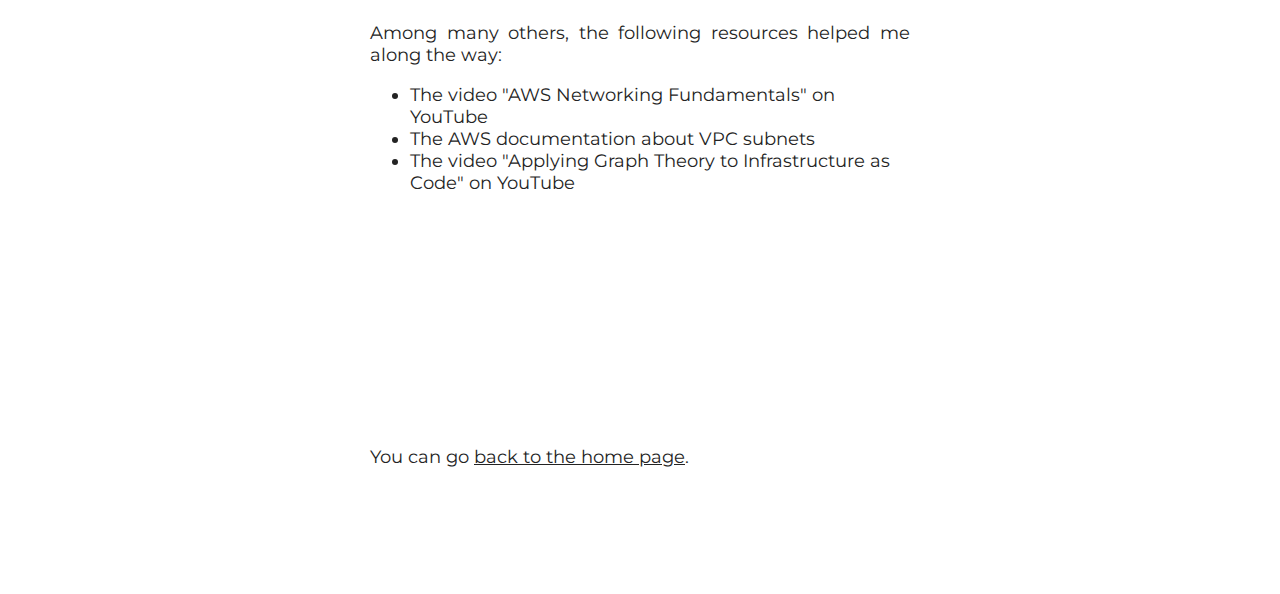
<file: studying-cloud-providers/index.html>
<!DOCTYPE html>
<html lang="en">

<head>
    <meta charset="UTF-8">
    <meta name="viewport" content="width=device-width,initial-scale=1">
    <title>The Enthusiastic Historian's Approach to Terraform and Cloud Providers</title>
    <meta name="author" content="Giorgio Giuffrè">
    <meta name="description"
        content="Learning a new cloud provider doesn't need to be a boring task. Take the approach of geography, history, etymology and philosophy to visualiza cloud concepts in insightful new ways.">
    <meta name="keywords" content="state,stateful,stateless,neural,networks,functional,programming">
    <link rel="preconnect" href="https://fonts.googleapis.com">
    <link rel="preconnect" href="https://fonts.gstatic.com" crossorigin>
    <link href="https://fonts.googleapis.com/css2?family=Montserrat:ital,wght@0,100..900;1,100..900&display=swap"
        rel="stylesheet">
    <link rel="stylesheet" href="../main.css" type="text/css">
    <link rel="stylesheet" href="../article.css" type="text/css">
    <script type="application/ld+json">
    {
      "@context": "https://schema.org",
      "@type": "Article",
      "inLanguage": "en",
      "headline": "The Enthusiastic Historian's Approach to Terraform and Cloud Providers",
      "abstract": "Learning a new cloud provider doesn't need to be a boring task. Take the approach of geography, history, etymology and philosophy to visualiza cloud concepts in insightful new ways.",
      "datePublished": "2023-05-19T19:00:00+02:00",
      "author": {
          "@type": "Person",
          "name": "Giorgio Giuffrè",
          "url": "https://ggiuffre.github.io/"
        }
    }
    </script>
</head>

<body>
    <header>
        <h1>The Enthusiastic Historian's Approach to Terraform and Cloud Providers</h1>
    </header>

    <main>
        <article>
            <p>Learning how to use a specific cloud provider can feel a bit pointless. Why should you read documentation
                and tutorials about AWS if in two years from now you might be using Azure or Alibaba Cloud?</p>
            <p>In general many software engineers feel this &quot;pointlessness&quot; when reading the documentation of
                a new tool. We enjoy solving interesting architectural problems more than reading the docs of a specific
                technology.
            </p>
            <p>If you feel like this about Terraform, about existing config files written by someone else, or about AWS
                and its myriad of services, then embrace the Enthusiastic Historian's approach to Terraform and cloud
                providers:</p>
            <ul>
                <li>know your geography</li>
                <li>study the history behind it</li>
                <li>learn the standard language, no matter how mystical</li>
                <li>research about etymology</li>
                <li>embrace a theory before refuting it</li>
            </ul>

            <h2>Infrastructure Geography</h2>
            <p>The infrastructure that your company is running on AWS os some other provider is not a dull network of
                machines. It's an enchanted land with its own very peculiar geography! Learn its geography to better
                visualize its concepts in your head.</p>
            <p>By the way, when I say &quot;cloud infrastructure&quot; I mean the network of servers, databases,
                gateways and
                other components that your company is leasing from a cloud provider like AWS or Azure in order to run
                its business.</p>
            <p>Back to geography:</p>
            <ul>
                <li>The Internet is the world.</li>
                <li>A VPC is a city surrounded by (fire)walls.</li>
                <li>An EC2 instance is just a building. It can have many purposes: it can be an archive, it can be an
                    office, or it can be a gate in the walls and even a well-guarded bastion!</li>
                <li>An ECS cluster is a company with offices in many buildings.</li>
                <li>Subnets are groupings of buildings that share the same access rule, either public or private
                    access&mdash;more on this later.</li>
                <li>NAT gateways are the entrance of private subnets.</li>
                <li>An Internet gateway is the main gate of your city.</li>
                <li>Routing is the infrastructure that connects buildings, i.e. roads and street signs.</li>
                <li>Load balancers are policemen warding the traffic.</li>
            </ul>
            <p>Let's start with a bird's eye view. The <strong>Internet</strong> is the world, and a magical one as we
                will see. It's made of many <strong>VPCs</strong>, which you can think of as cities, each ruled by a
                wise king. In fact when you create an AWS account you're assigned a VPC, thus becoming the king of a
                small empty city.</p>
            <p>An <strong>EC2 instance</strong> is just a building. It can have many purposes: it can be an archive, it
                can be an office, it can be a NAT gateway or many other useful things. With that in mind, you can see
                an <strong>ECS cluster</strong> as a company that has offices in several buildings across the city. Each
                EC2 building might host several offices, each one computing whatever its ECS company/cluster wants to.
            </p>
            <p>A <strong>subnet</strong> is a grouping of buildings that share the same access rule: either they're
                normal buildings with a public address or they're buildings inside a privately-owned area like a
                university campus, a company or a tennis club. With this image in mind, read the following sentence from
                the <a href="https://docs.aws.amazon.com/vpc/latest/userguide/how-it-works.html">AWS documentation</a>:
                <em>A subnet is a range of IP addresses in your VPC</em>.
            </p>
            <p><strong>NAT gateways</strong> and <strong>Internet gateways</strong> are doors, gates: a NAT gateway gets
                you in and out of a subnet; an Internet gateway, on the other hand, gets you in and out of the city. The
                <a href="https://docs.aws.amazon.com/vpc/latest/userguide/what-is-amazon-vpc.html">AWS documentation</a>
                defines an Internet gateway as <em>A gateway that you attach to your VPC to enable communication between
                    resources in your VPC and the internet</em>. The Internet gateway of a city is cool with anybody
                entering and exiting the city, both locals and foreigners, as long as they respect the rules. NAT
                gateways, on the other hand, are stricter: they can only be used by residents of their subnet.
            </p>
            <p>The purpose of gateways is related to (but different than) <strong>routing</strong>: while routing is the
                infrastructure that connects buildings (roads and street signs), gateways are more like an address that
                is advertised inside your subnet or VPC as the place to go if you want to get to a different subnet or
                to the Internet. For example the NAT gateway of a private subnet is the only way residents of that
                subnet can get out to the city (and back inside the subnet). The Internet gateway is the only way that
                both locals and foreigners have to go in and out of the city.</p>
            <p><strong>Load balancers</strong> are policemen warding the traffic&mdash;especially useful during rush
                hour.</p>
            <p>And so on. Build more of these geographic analogies in your head, and you will rule the cloud like a wise
                king.</p>
            <h3>The real world</h3>
            <p>your VPC/city must live inside a &quot;region&quot;, a real-world location where AWS has clustered some
                data centers. These data centers are the connection between the real world and the imaginary enchanted
                world that we're exploring. Every data center is connected to the AWS private global network, which is
                in turn connected to multiple Internet Service Providers (ISPs). Your users too are connected to an ISP,
                through which they can connect to a data center where your VPC is hosted.</p>

            <h2>History Studies</h2>
            <p>Aside from geography, history can be insightful too.</p>
            <p>I find it useful to start from the beginning: why do we even need such a network of machines?</p>
            <p>A pragmatic way to answer this question is to think business: do we need to store data? train statistical
                models? serve browser requests? send notifications via e-mail/SMS? authenticate users? Find out why it
                would make sense to delegate such tasks to a cloud provider.</p>
            <p>In my case, for example, my company's business is a tele-medicine service offered through a web app and a
                mobile app. These apps have a back-end that should be able to persist data and send notifications
                regularly or upon some event. We're using AWS. When I arrived, there were already existing Terraform
                files and I wondered where to start reading. So I asked myself those pragmatic business questions from
                above (wo we need to store data? send notifications? etcetera) and from those questions everything
                unfolded, for example: yes, we need to store data. So there's got to be somewhere in the AWS console
                (and in the Terraform files) a database. With a bit of searching you get to the right files, give a look
                at the docs for the <code>aws_db_instance</code> resource type, and then start all over again with
                another business question: do we need to send notifications? And so on.</p>
            <p>Besides finding the resources that answer your business questions, can you also see how they reference
                each other? What do those references express?</p>
            <p>So you can understand a good deal of an existing cloud infratructure by just asking questions.</p>
            <p>And these questions don't need to be exclusively about your company's business. They can also be
                questions about why a cloud service has a certain name.</p>
            <p>For example <strong>elastic IP addresses</strong> might sound like some &quot;marketing name&quot; for
                regular static IPs. They're not. Asking the question of why they have such name will give you an idea of
                the interesting problems that AWS engineers had to solve. In the case of elastic IPs, here's the deal:
                they solve a problem that cannot be solved by only offering static IPs and dynamic IPs. Only offering
                static IPs might lead to people buying a ton of IPs in block &quot;just in case&quot;, and then not
                using them. On the other hand, only offering dynamic IPs makes it harder for machines to talk to each
                other. &quot;Elastic IPs&quot; solve this problem: they are static IPs that are free if used, and not
                free if unused. This encourages developers to only reserve IPs that they use, and to release unused ones
                back to the AWS pool of available elastic IPs.</p>

            <h2>Reading Terraform</h2>
            <p>Terraform is just one technology among many, and again you might feel the same kind of discomfort that
                you felt when trying to grasp the giganticness of AWS services: why should I learn Terraform if some
                other technology will be around in a few years?</p>
            <p>Here again it's helpful to look at this with the eyes of a historian, or perhaps a student of liguistics.
            </p>
            <p>You have right now the privilege of diving into a simple, almost &quot;primitive&quot; language a bit
                like C was when people were still figuring out how to create a good programming language. In hindsight C
                is an old, low-level language that requires you to know hardcore stuff like how to use registers and how
                to allocate memory&mdash;in a certain sense it's a primitive version of Python or Java, which do all of
                this for you.
            </p>
            <p>Wouldn't it have been thrilling to live in those Jurassic days when C was young? Maybe you've even lived
                those days, if you're old enough. In any case, think about Terraform in this way. You have the
                opportunity to learn a language that gives you quite a deep, low-level view on how a private network of
                machines is built.</p>
            <p>Moreover, Terraform has a beautiful quality: it's simple. Terraform, or rather HCL (Hascicorp
                Configuration Language) is a simple syntax to declare an unordered set of resources. You can read HCL
                code as a graph of resource that depend on each other. In fact this is what Terraform does: it reads the
                current state of your application, reads the configuration files that you wrote (i.e. the desired state
                of your application), builds a graph where resources are nodes and edges are dependencies, and then
                transforms your graph into another graph that can be efficiently traversed to resolve the differences
                between your config and the current state of your application.</p>

            <h2>Icons Etymology</h2>
            <p>The next &quot;technique&quot; to grokk the cloud is Icons Etymology, or how to read AWS icons (or the
                icons of cloud services in general, not just in AWS).</p>
            <p>When exploring a new field, some etymology can get you a long way: studying Latin and Ancient Greek in
                school helped me with maths and philosophy.</p>
            <p>Likewise, the field of cloud computing is young but its main words stem from &quot;old&quot; concepts
                like databases, route tables, CPUs and lambda functions: an AWS RDS instance is just a (managed)
                database; an AWS EC2 instance is basically a machine with a CPU and other regular things like memory and
                peripherals; lambda functions in AWS are a way for you to run computations that don't require persistent
                state, similarly to functions in lambda calculus.</p>
            <p>So each cloud service usually has an icon that represents the &quot;old concept&quot; that this service
                &quot;wraps&quot;.</p>
            <p>The icon of AWS RDS is the classic three-disk tower that universally represents databases. Back in the
                day when non-volatile memory was on magnetic disks, databases were just software reading from and
                writing to a bunch of hard disks (more than 1 disk, for redundancy... think RAID). Technology changes
                and SSDs are now the standard, but etymology stays: three disks represent a database.</p>
            <p>Likewise, the symbol for AWS EC2 is a CPU because EC2 is a service that helps with computing.</p>
            <p>Most other icons for cloud services and resources can be traced back to old concepts. Here are examples
                from AWS icons:</p>
            <ul>
                <li>Internet gateways are open doors;</li>
                <li>routers remind of the lines coming from different networks;</li>
                <li>the AWS icon for a route table resource shows some IP addresses;</li>
                <li>AWS Route 53 (a service dedicated to routing) has an icon with the same shape of the famous US route
                    signs;</li>
                <li>S3, the Simple Storage Service of AWS, is clearly symbolized with the simplest thing you can use to
                    hold a heterogeneous collection of objects: a bucket.</li>
            </ul>
            <p>And so on.</p>
            <p>In general, it's useful to pay attention to these icons and make sure they make sense to you.</p>

            <h2>DevOps Lessons from Bertrand Russell</h2>
            <p>The history of philosophy is a history of wrong ideas. So is science: a chain of theories where one
                theory corrects the previous one. And so is the history of technologies: C inspired C++, and JavaScript
                inspired TypeScript. Every technology improves on the technologies it's inspired from, and will be
                improve by the technologies it inspires.</p>
            <p>Terraform is just a technology, and one day it will be replaced by a better one. But understanding
                Terraform is worth it, as is worth understanding the theories of a scientist or the ideas of a
                philosopher, no matter how old or obsolete.</p>
            <p>Bertrand Russell says this clearly:</p>
            <figure>
                <blockquote>
                    <p>In studying a philosopher, the right attitude is neither reverence nor contempt, but first a kind
                        of hypothetical sympathy, until it is possible to know what it feels like to believe in his
                        theories, and only then a revival of the critical attitude, which should resemble, as far as
                        possible, the state of mind of a person abandoning opinions which he has hitherto held. Contempt
                        interferes with the first part of this process, and reverence with the second.</p>
                </blockquote>
                <figcaption>Bertrand Russell, <cite>History of Western Philosophy</cite>, 1945 George Allen & Unwin
                    Ltd. (chapter 4, &quot;Heraclitus&quot;)</figcaption>
            </figure>
            <p>(And here's how it continues, in case you're interested to know more.)</p>
            <figure>
                <blockquote>
                    <p>Two things are to be remembered: that a man whose opinions and theories are worth studying may be
                        presumed to have had some intelligence, but that no man is likely to have arrived at complete
                        and final truth on any subject whatever. When an intelligent man expresses a view which seems to
                        us obviously absurd, we should not attempt to prove that it is somehow true, but we should try
                        to understand how it ever came to seem true. This exercise of historical and psychological
                        imagination at once enlarges the scope of our thinking, and helps us to realize how foolish many
                        of our own cherished prejudices will seem to an age which has a different temper of mind.</p>
                </blockquote>
                <figcaption>Bertrand Russell, <cite>History of Western Philosophy</cite>, 1945 George Allen & Unwin
                    Ltd. (chapter 4, &quot;Heraclitus&quot;)</figcaption>
            </figure>
            <p>That's the right mindset: learning yet another new technology is not a waste of time. It's a process that
                can give you powerful insights, and even examples of things you might encounter somewhere else.</p>

            <h2>Further Resources</h2>
            <p>Among many others, the following resources helped me along the way:</p>
            <ul>
                <li>The video &quot;<a href="https://youtu.be/hiKPPy584Mg">AWS Networking Fundamentals</a>&quot; on
                    YouTube</li>
                <li>The <a href="https://docs.aws.amazon.com/vpc/latest/userguide/VPC_Subnets.html">AWS documentation
                        about VPC subnets</a></li>
                <li>The video &quot;<a href="https://youtu.be/Ce3RNfRbdZ0">Applying Graph Theory to Infrastructure as
                        Code</a>&quot;
                    on YouTube</li>
            </ul>
        </article>
    </main>

    <footer>
        <article id="home">
            <p>You can go <a href="..">back to the home page</a>.</p>
        </article>
    </footer>
</body>

</html>
</file>
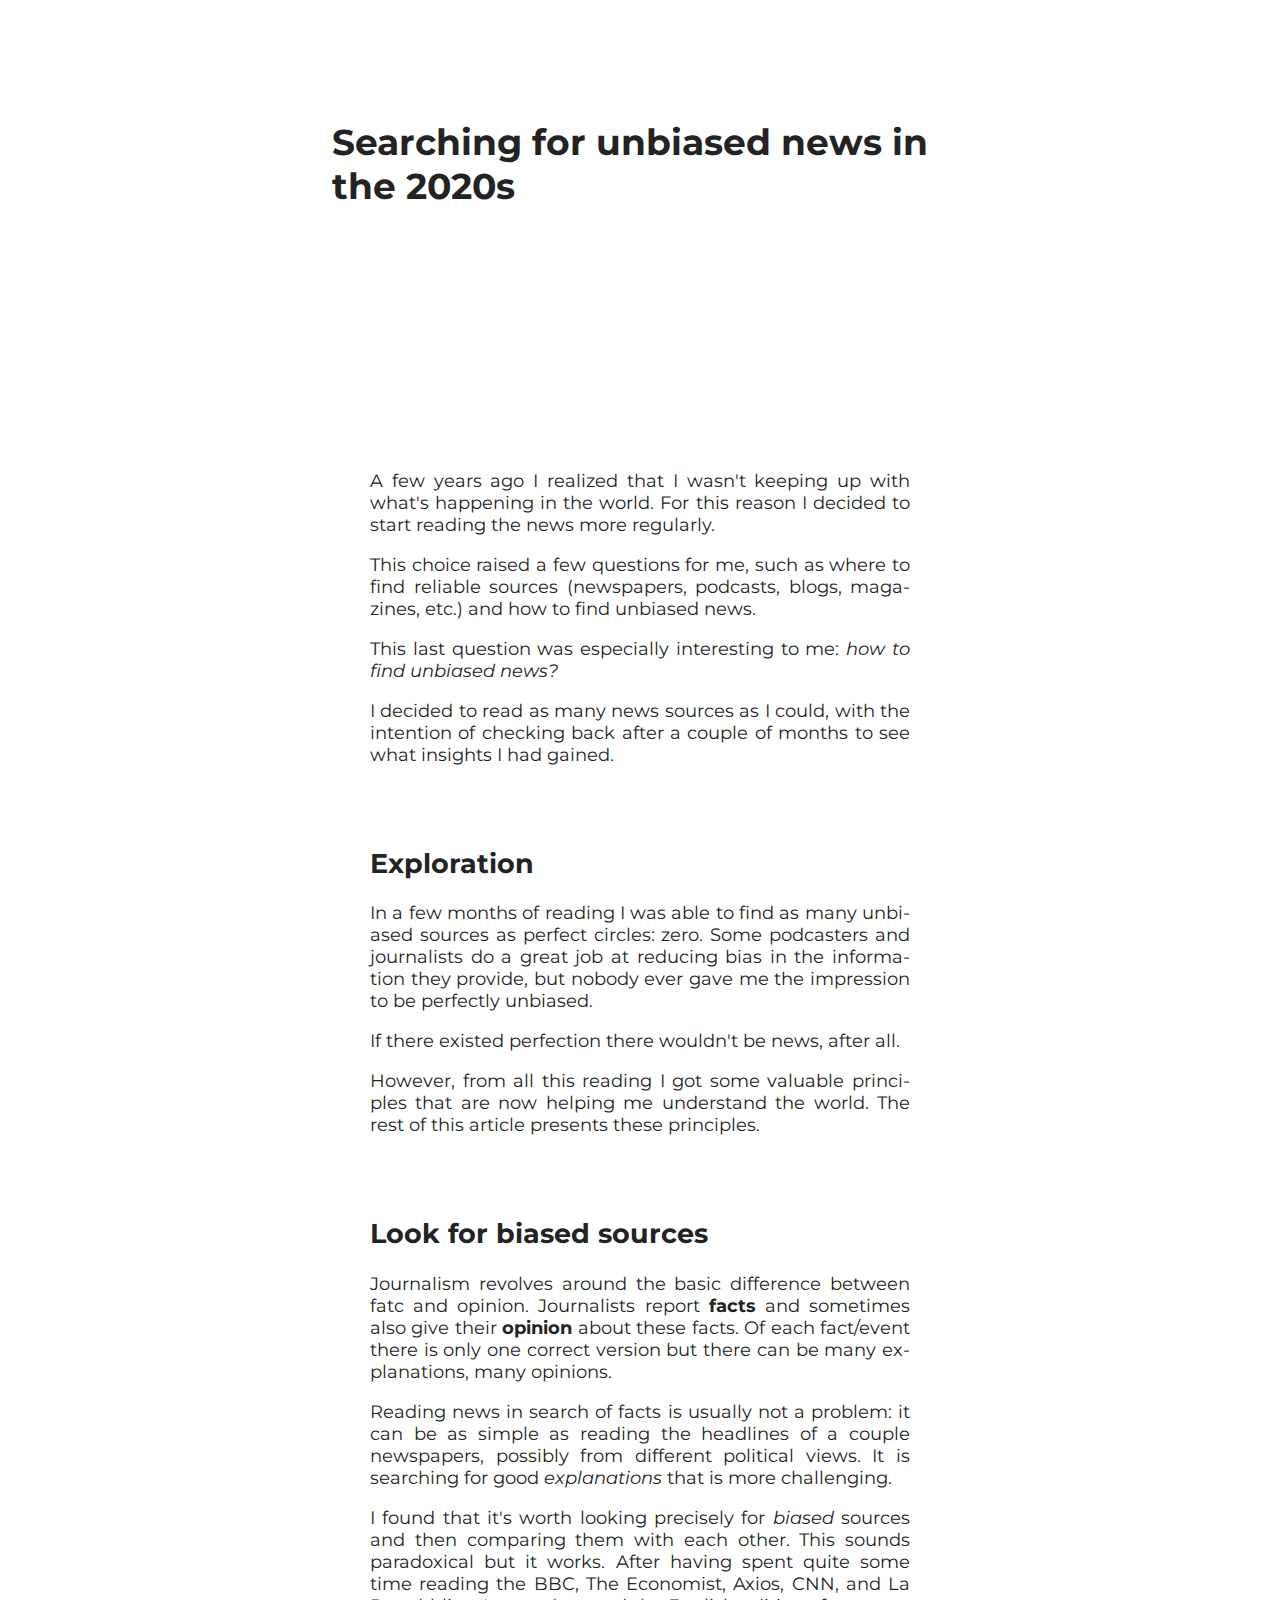
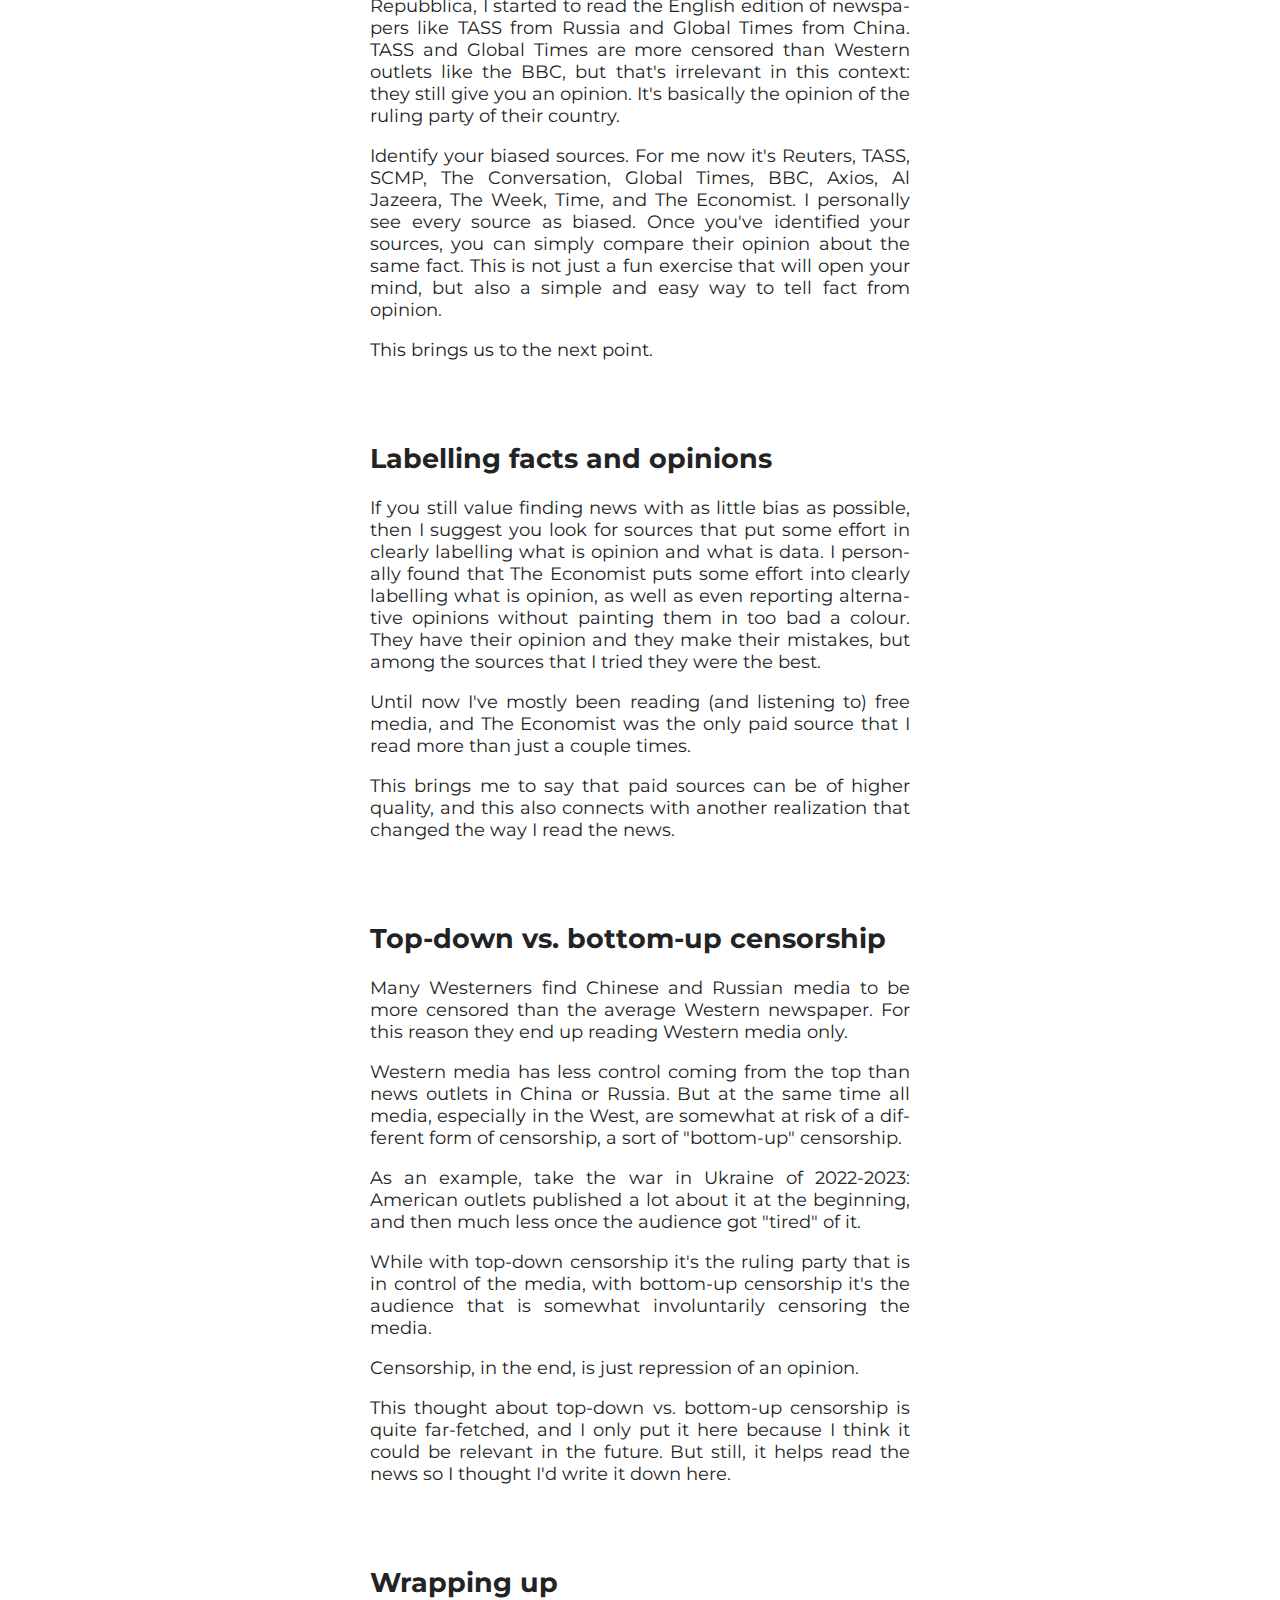
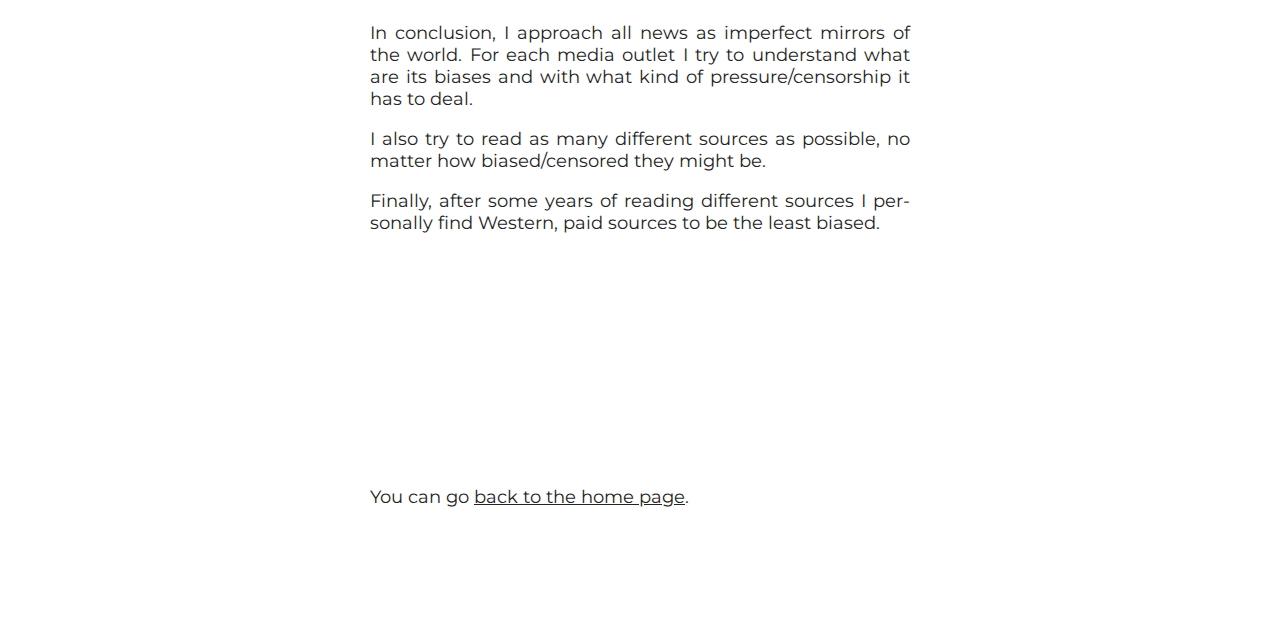
<file: unbiased-news/index.html>
<!DOCTYPE html>
<html lang="en">

<head>
  <meta charset="UTF-8">
  <meta name="viewport" content="width=device-width,initial-scale=1">
  <title>Searching for unbiased news in the 2020s</title>
  <meta name="author" content="Giorgio Giuffrè">
  <meta name="description"
    content="News can be biased, confusing and censored. Who wants to find objective news sources should compare oppositely biased sources, tell facts from opinions, and keep an eye out for different forms of bias in the news.">
  <meta name="keywords" content="unbiased,news,censorship,bottom-up,fact,opinion">
  <link rel="preconnect" href="https://fonts.googleapis.com">
  <link rel="preconnect" href="https://fonts.gstatic.com" crossorigin>
  <link href="https://fonts.googleapis.com/css2?family=Montserrat:ital,wght@0,100..900;1,100..900&display=swap"
    rel="stylesheet">
  <link rel="stylesheet" href="../main.css" type="text/css">
  <link rel="stylesheet" href="../article.css" type="text/css">
  <script type="application/ld+json">
    {
      "@context": "https://schema.org",
      "@type": "Article",
      "inLanguage": "en",
      "headline": "Searching for unbiased news in the 2020s",
      "abstract": "News can be biased, confusing and censored. Who wants to find objective news sources should compare oppositely biased sources, tell facts from opinions, and keep an eye out for different forms of bias in the news.",
      "datePublished": "2023-04-13T22:26:00+02:00",
      "author": {
          "@type": "Person",
          "name": "Giorgio Giuffrè",
          "url": "https://ggiuffre.github.io/"
        }
    }
    </script>

</head>

<body>
  <header>
    <h1>Searching for unbiased news in the 2020s</h1>
  </header>

  <main>
    <article>
      <p>A few years ago I realized that I wasn't keeping up with what's happening in the world. For this reason I
        decided to start reading the news more regularly.</p>
      <p>This choice raised a few questions for me, such as where to find reliable sources (newspapers, podcasts,
        blogs, magazines, etc.) and how to find unbiased news.</p>
      <p>This last question was especially interesting to me: <em>how to find unbiased news?</em></p>
      <p>I decided to read as many news sources as I could, with the intention of checking back after a couple of months
        to see what insights I had gained.</p>

      <h2>Exploration</h2>
      <p>In a few months of reading I was able to find as many unbiased sources as perfect
        circles: zero. Some podcasters and journalists do a great job at reducing bias in the
        information they provide, but nobody ever gave me the impression to be perfectly unbiased.</p>
      <p>If there existed perfection there wouldn't be news, after all.</p>
      <p>However, from all this reading I got some valuable principles that are now helping me understand the
        world. The rest of this article presents these principles.</p>

      <h2>Look for biased sources</h2>
      <p>Journalism revolves around the basic difference between fatc and opinion. Journalists report
        <strong>facts</strong> and sometimes also give their <strong>opinion</strong> about these facts. Of each
        fact/event there is only one correct version but there can be many explanations, many opinions.
      </p>
      <p>Reading news in search of facts is usually not a problem: it can be as simple as reading the headlines of a
        couple newspapers, possibly from different political views. It is searching for good <em>explanations</em> that
        is more
        challenging.</p>
      <p>I found that it's worth looking precisely for <em>biased</em> sources and then comparing them with
        each other. This sounds paradoxical but it works. After having spent quite some time reading the BBC, The
        Economist, Axios, CNN, and La Repubblica, I started to read the English edition of newspapers like TASS from
        Russia and Global Times from China. TASS and Global Times are more censored than
        Western outlets like the BBC, but that's irrelevant in this context: they still give you an opinion. It's
        basically the opinion of the ruling party of their country.</p>
      <p>Identify your biased sources. For me now it's Reuters, TASS, SCMP, The Conversation, Global Times, BBC, Axios,
        Al Jazeera, The Week, Time, and The Economist. I personally see every source as biased. Once you've identified
        your sources, you can simply compare their opinion about the same fact. This is not just a fun exercise that
        will open your mind, but also a simple and easy way to tell fact from opinion.</p>
      <p>This brings us to the next point.</p>

      <h2>Labelling facts and opinions</h2>
      <p>If you still value finding news with as little bias as possible, then I suggest you look for
        sources that put some effort in clearly labelling what is opinion and what is data. I personally found that The
        Economist puts some effort into clearly labelling what is opinion, as well as even reporting alternative
        opinions without painting them in too bad a colour. They have their opinion and they make their mistakes, but
        among the sources that I tried they were the best.</p>
      <p>Until now I've mostly been reading (and listening to) free media, and The Economist was the only paid source
        that I read more than just a couple times.</p>
      <p>This brings me to say that paid sources can be of higher quality, and this also connects with another
        realization that changed the way I read the news.</p>

      <h2>Top-down vs. bottom-up censorship</h2>
      <p>Many Westerners find Chinese and Russian media to be more censored than the average Western newspaper. For this
        reason they end up reading Western media only.</p>
      <p>Western media has less control coming from the top than news outlets in China or Russia. But at the same time
        all media, especially in the West, are somewhat at risk of a different form of censorship, a sort of "bottom-up"
        censorship.</p>
      <p>As an example, take the war in Ukraine of 2022-2023: American outlets published a lot about it at the
        beginning, and then much less once the audience got "tired" of it.</p>
      <p>While with top-down censorship it's the ruling party that is in control of the media, with bottom-up censorship
        it's the audience that is somewhat involuntarily censoring the media.</p>
      <p>Censorship, in the end, is just repression of an opinion.</p>
      <p>This thought about top-down vs. bottom-up censorship is quite far-fetched, and I only put it here because I
        think it could be relevant in the future. But still, it helps read the news so I thought I'd write it down here.
      </p>

      <h2>Wrapping up</h2>
      <p>In conclusion, I approach all news as imperfect mirrors of the world. For each media outlet I try to understand
        what are its biases and with what kind of pressure/censorship it has to deal.</p>
      <p>I also try to read as many different sources as possible, no matter how biased/censored they might be.</p>
      <p>Finally, after some years of reading different sources I personally find Western, paid sources to be the least
        biased.
      </p>
    </article>
  </main>

  <footer>
    <article id="home">
      <p>You can go <a href="..">back to the home page</a>.</p>
    </article>
  </footer>
</body>

</html>
</file>
<file: main.css>
:root {
  --background-color: white;
  --font-color: #232323;
  --anchors-color: rgb(0, 150, 189);
  --anchors-color-hovered: rgb(0, 112, 142);
  --box-border-color: rgb(140, 150, 160);
  --box-border-clickable-color: rgba(0, 150, 189, 0.5);
  --box-border-shadow: none;
  --box-border-shadow-hover: none;
  --material: transparent;
  --material-elevated: transparent;
  --accent-color: rgb(242, 216, 5);
}

@media (prefers-color-scheme: dark) {
  :root {
    --background-color: #121212;
    --font-color: white;
    --anchors-color: #CC97FD;
    --anchors-color-hovered: pink;
    --box-border-color: transparent;
    --box-border-clickable-color: transparent;
    --box-border-shadow: 0.8px 0.7px 0.1dpi black;
    --box-border-shadow-hover: 0.8px 0.7px 0.1dpi black;
    --material: rgba(255, 255, 255, 0.03);
    --material-elevated: rgba(255, 255, 255, 0.1);
    --accent-color: transparent;
  }

  body,
  h1,
  h2 {
    font-weight: 300;
  }
}

body {
  background-color: var(--background-color);
  color: var(--font-color);
  font-family: 'Montserrat', sans-serif;
  font-size: 18px;
  margin: 0;
}

header {
  height: 27.6vh;
  margin: 0 auto 5em auto;
  padding-top: 10.6vh;
  max-width: 37em;
  padding-left: 2.75em;
}

@media only screen and (max-width: 600px) {
  header {
    text-align: center;
    padding-left: 1em;
    padding-right: 1em;
  }
}

i.fab,
i.fas {
  margin: auto 0.5em;
  font-size: 24px;
}

i.fab {
  color: var(--anchors-color);
}

i.fas {
  font-size: 20px;
  opacity: 0.38;
}

i.fab:hover {
  color: var(--anchors-color-hovered);
}

main {
  margin: auto;
  max-width: 37em;
  margin-bottom: 10em;
}

article {
  margin: 6em 0.5em;
  padding: 1em;
  border-radius: 0.4em;
  background-color: var(--material);
  box-shadow: var(--box-border-shadow);
}

article:first-of-type {
  margin-top: 0.5em;
}

article:last-of-type {
  margin-bottom: 0.5em;
}

@media only screen and (min-width: 600px) {
  article {
    margin: 9em 0.5em;
  }
}

@media only screen and (max-width: 600px) {
  main {
    margin-bottom: 0;
  }
}

a {
  text-decoration: none;
  color: inherit;
}

p:hover>a {
  color: var(--anchors-color);
}

a:hover {
  text-decoration: underline;
}

ul.boxes {
  padding-left: 0;
}

ul.boxes li {
  padding: 1em;
  width: 90%;
  margin-bottom: 1em;
  position: relative;
  list-style-type: none;
  border-radius: 0.2em;
  border-style: solid;
  border-width: 1.5px;
  border-color: var(--box-border-color);
  background-color: var(--material);
  box-shadow: var(--box-border-shadow);
}

ul.boxes li.clickable {
  border-color: var(--box-border-clickable-color);
  background-color: var(--material);
  box-shadow: var(--box-border-shadow);
}

ul.boxes li.clickable:hover {
  border-color: var(--accent-color);
  background-color: var(--material-elevated);
  box-shadow: var(--box-border-shadow-hover);
}

ul.boxes li a span {
  position: absolute;
  width: 100%;
  height: 100%;
  top: 0;
  left: 0;
  z-index: 1;
}

ul.boxes li a:hover {
  text-decoration: none;
}
</file>
<file: article.css>
article>h2 {
  margin-top: 3em;
}

article p {
  text-align: justify;
  hyphens: auto;
}

@media only screen and (min-width: 600px) {
  article {
    margin: 5em 0.5em;
    padding: 1em 3em;
  }
}

footer {
  margin: auto;
  max-width: 37em;
}

#home {
  text-align: center;
  margin-bottom: 5em;
}

#home a {
  text-decoration: underline;
}

picture img {
  max-width: 100%;
  display: block;
  margin: 2em auto;
}
</file>
